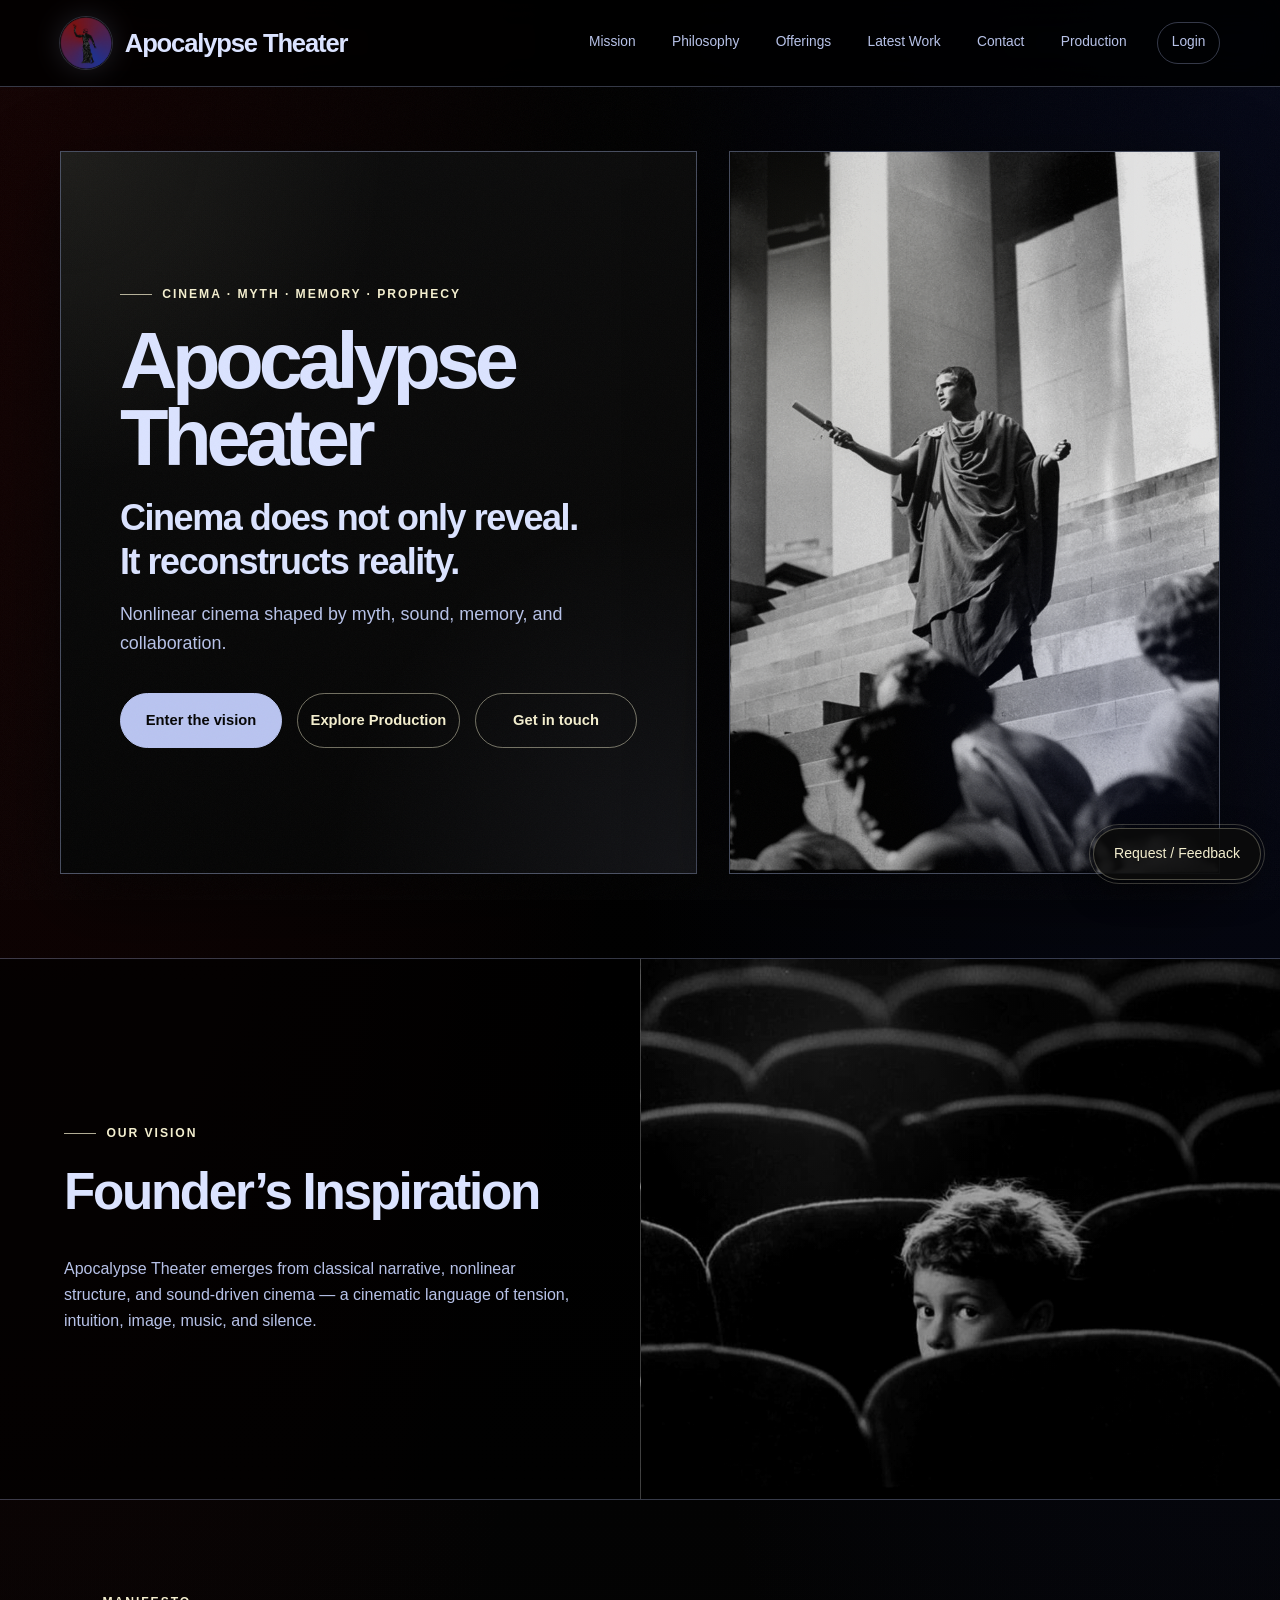
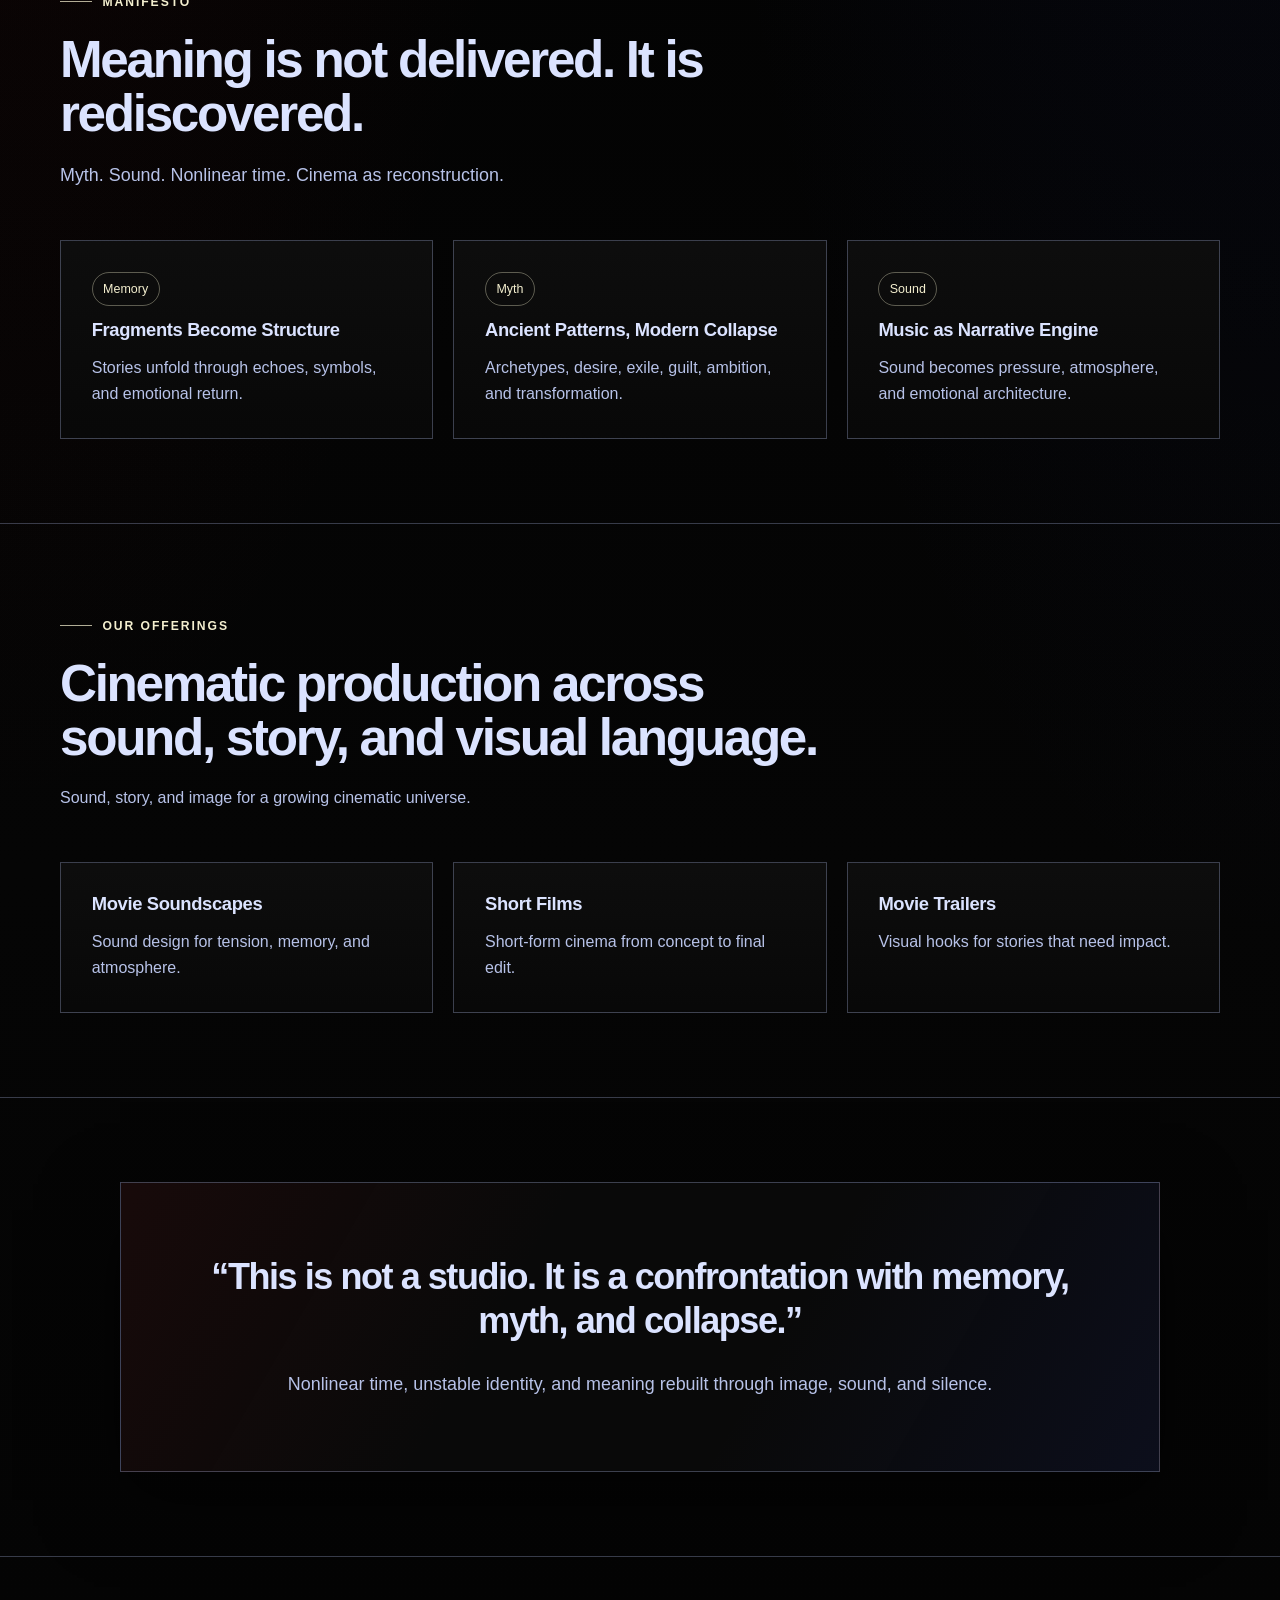
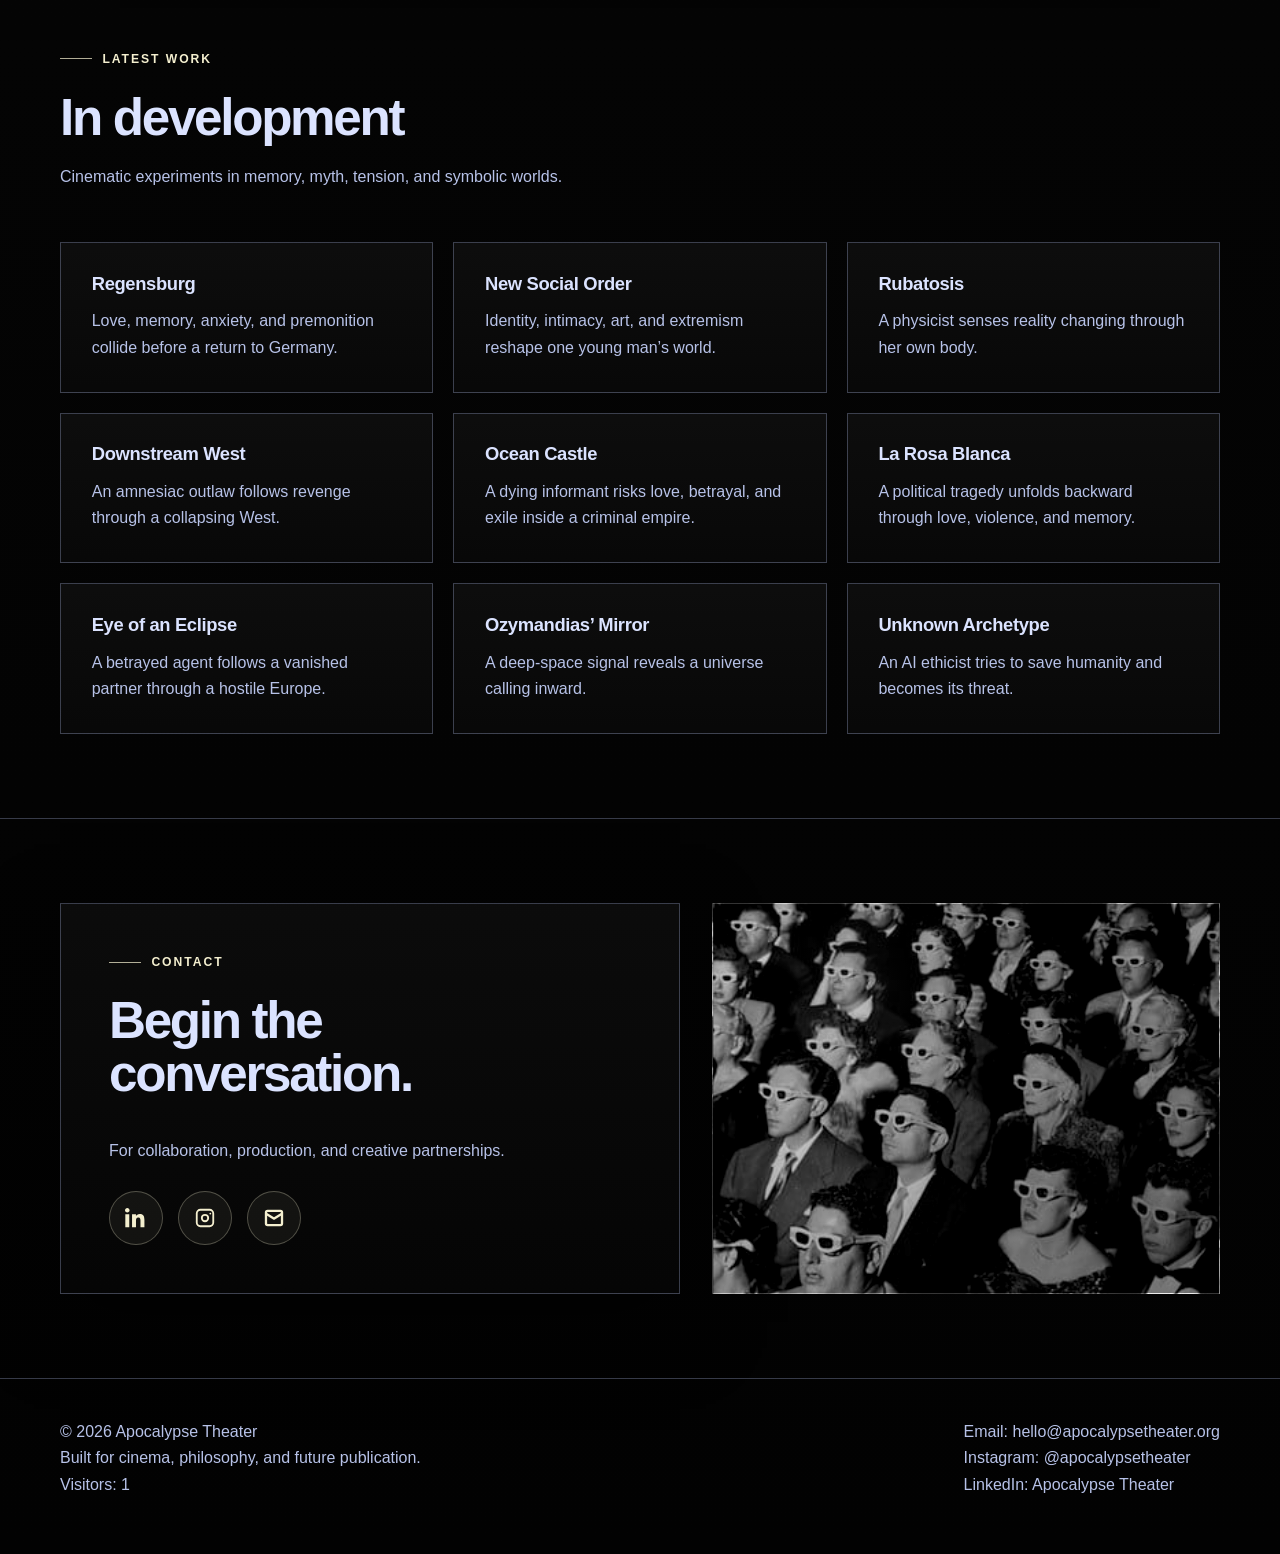
<file: index.html>
<!DOCTYPE html>
<html lang="en">
<head>
  <meta charset="UTF-8" />
  <meta name="viewport" content="width=device-width, initial-scale=1.0" />

  <title>Apocalypse Theater</title>
  <meta
    name="description"
    content="Apocalypse Theater is a cinematic production project for short films, sound, mythology, memory, and collaboration."
  />

  <link rel="icon" type="image/png" href="favicon.png" />
  <link rel="apple-touch-icon" href="favicon.png" />
  <meta name="theme-color" content="#050505" />

  <meta property="og:title" content="Apocalypse Theater" />
  <meta property="og:description" content="Cinema, mythology, sound, memory, and collaboration." />
  <meta property="og:image" content="https://apocalypsetheater.org/preview.jpg" />
  <meta property="og:url" content="https://apocalypsetheater.org" />
  <meta property="og:type" content="website" />

  <style>
    :root {
      --bg: #020202;
      --panel: rgba(11, 11, 11, 0.88);
      --panel-strong: rgba(14, 14, 14, 0.96);
      --text: #dbe3ff;
      --muted: #b7c2e8;
      --soft: #f4efcf;
      --line: rgba(189, 205, 255, 0.28);
      --line-warm: rgba(244, 239, 207, 0.28);
      --accent: #b9c4f0;
      --red: #7a1010;
      --blue: #1f2f8c;
      --max: 1160px;
      --shadow: 0 28px 72px rgba(0, 0, 0, 0.58);
      --ease: cubic-bezier(0.22, 1, 0.36, 1);
    }

    *,
    *::before,
    *::after {
      box-sizing: border-box;
      margin: 0;
    }

    html {
      scroll-behavior: smooth;
      scroll-padding-top: 96px;
    }

    body {
      min-height: 100vh;
      background:
        radial-gradient(ellipse at top left, rgba(122, 16, 16, 0.16), transparent 36%),
        radial-gradient(ellipse at top right, rgba(31, 47, 140, 0.16), transparent 38%),
        linear-gradient(180deg, #000 0%, #050505 52%, #020202 100%);
      color: var(--text);
      font-family: Inter, Arial, sans-serif;
      line-height: 1.65;
      overflow-x: hidden;
    }

    body::after {
      content: "";
      position: fixed;
      inset: 0;
      pointer-events: none;
      z-index: 999;
      opacity: 0.032;
      background-image: url("data:image/svg+xml,%3Csvg viewBox='0 0 256 256' xmlns='http://www.w3.org/2000/svg'%3E%3Cfilter id='noise'%3E%3CfeTurbulence type='fractalNoise' baseFrequency='0.9' numOctaves='4' stitchTiles='stitch'/%3E%3C/filter%3E%3Crect width='100%25' height='100%25' filter='url(%23noise)'/%3E%3C/svg%3E");
      background-size: 200px 200px;
    }

    a {
      color: inherit;
      text-decoration: none;
    }

    img {
      max-width: 100%;
      display: block;
    }

    .container {
      width: min(calc(100% - 2rem), var(--max));
      margin: 0 auto;
    }

    header {
      position: sticky;
      top: 0;
      z-index: 50;
      backdrop-filter: blur(18px) saturate(140%);
      -webkit-backdrop-filter: blur(18px) saturate(140%);
      background: rgba(0, 0, 0, 0.86);
      border-bottom: 1px solid var(--line);
    }

    .nav {
      display: flex;
      align-items: center;
      justify-content: space-between;
      gap: 1.4rem;
      padding: 1.05rem 0;
    }

    .brand-wrap {
      display: flex;
      align-items: center;
      gap: 0.8rem;
      min-width: max-content;
    }

    .brand-logo {
     width: 52px;
     height: 52px;
     flex: 0 0 auto;
     display: block;
     object-fit: contain;
     border-radius: 50%;
     box-shadow:
     0 0 0 1px rgba(189, 205, 255, 0.18),
     0 0 28px rgba(185, 196, 240, 0.16);
    }

    .brand {
      font-size: clamp(1.35rem, 2vw, 1.9rem);
      font-weight: 800;
      letter-spacing: -0.045em;
      white-space: nowrap;
      transition: opacity 0.2s ease;
    }

    .brand:hover {
      opacity: 0.75;
    }

    .nav-right {
      display: flex;
      align-items: center;
      gap: 1rem;
      flex-wrap: wrap;
      justify-content: flex-end;
    }

    .nav-links {
      display: flex;
      align-items: center;
      gap: 0.45rem;
      flex-wrap: wrap;
    }

    .nav-links a,
    .nav-auth a {
      border: 1px solid transparent;
      color: var(--muted);
      padding: 0.55rem 0.85rem;
      border-radius: 999px;
      font-size: 0.86rem;
      transition:
        transform 0.22s var(--ease),
        background 0.22s ease,
        border-color 0.22s ease,
        color 0.22s ease;
    }

    .nav-links a:hover,
    .nav-auth a:hover {
      transform: translateY(-2px);
      color: var(--soft);
      background: rgba(244, 239, 207, 0.06);
      border-color: rgba(244, 239, 207, 0.42);
    }

    .nav-auth {
      display: flex;
      align-items: center;
      gap: 0.65rem;
    }

    .nav-auth a {
      border-color: var(--line);
    }

    section {
      padding: 5.25rem 0;
      border-top: 1px solid var(--line);
    }

    .hero {
      min-height: 88vh;
      display: grid;
      align-items: center;
      border-top: none;
      padding-top: 4rem;
    }

    .hero-grid {
      display: grid;
      grid-template-columns: minmax(0, 0.96fr) minmax(360px, 0.74fr);
      gap: clamp(1.25rem, 3vw, 2rem);
      align-items: stretch;
    }

    .hero-card {
      min-height: clamp(500px, 66vh, 680px);
      padding: clamp(2rem, 4.6vw, 4.1rem);
      background: linear-gradient(180deg, rgba(12, 12, 12, 0.94), rgba(5, 5, 5, 0.98));
      border: 1px solid rgba(189, 205, 255, 0.36);
      box-shadow: var(--shadow);
      position: relative;
      overflow: hidden;
      display: flex;
      align-items: center;
    }

    .hero-card::before {
      content: "";
      position: absolute;
      inset: 0;
      background:
        radial-gradient(circle at top left, rgba(244, 239, 207, 0.08), transparent 34%),
        radial-gradient(circle at bottom right, rgba(185, 196, 240, 0.08), transparent 38%);
      pointer-events: none;
    }

    .hero-content {
      position: relative;
      z-index: 2;
      max-width: 680px;
    }

    .hero-image-frame {
      min-height: clamp(500px, 66vh, 680px);
      border: 1px solid rgba(189, 205, 255, 0.36);
      box-shadow: var(--shadow);
      overflow: hidden;
      position: relative;
      background: #000;
      display: flex;
    }

    .hero-image-frame::after {
      content: "";
      position: absolute;
      inset: 0;
      background:
        linear-gradient(90deg, rgba(0, 0, 0, 0.1), transparent),
        radial-gradient(circle at 20% 20%, rgba(244, 239, 207, 0.1), transparent 35%),
        radial-gradient(circle at 80% 80%, rgba(31, 47, 140, 0.16), transparent 35%);
      pointer-events: none;
    }

    .hero-image {
      width: 100%;
      height: 100%;
      min-height: clamp(500px, 66vh, 680px);
      object-fit: cover;
      object-position: center top;
      filter: grayscale(100%) contrast(112%);
      opacity: 0.9;
    }

    .eyebrow {
      display: inline-flex;
      align-items: center;
      gap: 0.65rem;
      text-transform: uppercase;
      letter-spacing: 0.16em;
      color: var(--soft);
      font-size: 0.76rem;
      font-weight: 600;
      margin-bottom: 1.2rem;
    }

    .eyebrow::before {
      content: "";
      width: 2rem;
      height: 1px;
      background: var(--soft);
      opacity: 0.72;
    }

    h1,
    h2,
    h3 {
      line-height: 1.05;
      color: var(--text);
    }

    h1 {
      max-width: 11ch;
      margin: 0 0 1.25rem;
      font-size: clamp(3.2rem, 6.2vw, 5.65rem);
      letter-spacing: -0.065em;
      line-height: 0.96;
      font-weight: 800;
      overflow: visible;
    }

    h2 {
      margin: 0 0 1rem;
      font-size: clamp(1.9rem, 4vw, 3.25rem);
      letter-spacing: -0.045em;
      font-weight: 750;
    }

    h3 {
      margin: 0 0 0.65rem;
      font-size: 1.15rem;
      letter-spacing: -0.02em;
      font-weight: 650;
    }

    p {
      color: var(--muted);
      margin-top: 0;
    }

    strong {
      color: var(--text);
    }

    .lead {
      max-width: 39rem;
      font-size: clamp(1rem, 1.5vw, 1.12rem);
      line-height: 1.58;
    }

    .quote {
      max-width: 38rem;
      color: var(--text);
      font-size: clamp(1.55rem, 3vw, 2.25rem);
      line-height: 1.22;
      font-weight: 700;
      letter-spacing: -0.04em;
    }

    .section-head {
      max-width: 760px;
      margin-bottom: 2rem;
    }

    .button-row {
      display: flex;
      align-items: center;
      gap: 0.85rem;
      flex-wrap: wrap;
      margin-top: 1.6rem;
    }

    .button {
      display: inline-flex;
      align-items: center;
      justify-content: center;
      gap: 0.5rem;
      min-height: 46px;
      padding: 0.82rem 1.42rem;
      border-radius: 999px;
      border: 1px solid rgba(244, 239, 207, 0.45);
      color: var(--soft);
      font-size: 0.92rem;
      font-weight: 550;
      transition:
        transform 0.25s var(--ease),
        background 0.25s ease,
        border-color 0.25s ease,
        box-shadow 0.25s ease,
        color 0.25s ease;
    }

    .button:hover {
      transform: translateY(-3px);
      background: rgba(244, 239, 207, 0.06);
      border-color: rgba(244, 239, 207, 0.68);
      box-shadow: 0 8px 24px rgba(0, 0, 0, 0.25);
      color: var(--soft);
    }

    .button-primary {
      background: var(--accent);
      border-color: var(--accent);
      color: #050505;
      font-weight: 800;
    }

    .button-primary:hover {
      background: #ccd4f7;
      border-color: #ccd4f7;
      color: #020202;
      box-shadow: 0 10px 28px rgba(185, 196, 240, 0.25);
    }

    .grid {
      display: grid;
      gap: 1.25rem;
    }

    .grid-2 {
      grid-template-columns: repeat(2, minmax(0, 1fr));
    }

    .grid-3 {
      grid-template-columns: repeat(3, minmax(0, 1fr));
    }

    .card {
      min-height: 100%;
      background: linear-gradient(180deg, rgba(14, 14, 14, 0.94), rgba(8, 8, 8, 0.98));
      border: 1px solid var(--line);
      padding: 1.65rem;
      position: relative;
      overflow: hidden;
      transition:
        transform 0.35s var(--ease),
        border-color 0.35s ease,
        box-shadow 0.35s ease;
    }

    .card-glow {
      position: absolute;
      width: 280px;
      height: 280px;
      border-radius: 50%;
      background: radial-gradient(circle, rgba(244, 239, 207, 0.09) 0%, transparent 70%);
      pointer-events: none;
      transform: translate(-50%, -50%);
      transition: opacity 0.3s ease;
      opacity: 0;
    }

    .card:hover .card-glow {
      opacity: 1;
    }

    .card:hover {
      transform: translateY(-7px);
      border-color: rgba(244, 239, 207, 0.52);
      box-shadow: 0 20px 50px rgba(0, 0, 0, 0.4);
    }

    .tag {
      display: inline-block;
      color: var(--soft);
      border: 1px solid rgba(244, 239, 207, 0.35);
      padding: 0.35rem 0.65rem;
      border-radius: 999px;
      font-size: 0.78rem;
      margin-bottom: 0.9rem;
    }

    .visual-split {
      display: grid;
      grid-template-columns: 1fr 1fr;
      min-height: 540px;
      padding: 0;
      border-top: 1px solid var(--line);
    }

    .visual-copy {
      padding: clamp(2rem, 5vw, 4.8rem);
      background: rgba(0, 0, 0, 0.62);
      display: flex;
      flex-direction: column;
      justify-content: center;
    }

    .visual-image {
      min-height: 540px;
      border-left: 1px solid var(--line);
      background-size: cover;
      background-position: center;
      filter: grayscale(100%) contrast(112%);
      position: relative;
      overflow: hidden;
    }

    .visual-image::after {
      content: "";
      position: absolute;
      inset: 0;
      background:
        linear-gradient(120deg, rgba(0, 0, 0, 0.18), rgba(0, 0, 0, 0.48)),
        radial-gradient(circle at 30% 20%, rgba(244, 239, 207, 0.1), transparent 34%),
        radial-gradient(circle at 80% 80%, rgba(31, 47, 140, 0.16), transparent 38%);
      pointer-events: none;
    }

    .founder-visual {
      background-image: url("assets/founders.jpg");
      background-position: center;
    }

    .divider-statement {
      padding: clamp(2rem, 4vw, 3rem);
      border: 1px solid var(--line);
      background:
        linear-gradient(120deg, rgba(122, 16, 16, 0.13), transparent 38%),
        linear-gradient(300deg, rgba(31, 47, 140, 0.14), transparent 38%),
        var(--panel);
      box-shadow: var(--shadow);
    }


    .statement-centered {
      max-width: 980px;
      margin-left: auto;
      margin-right: auto;
      text-align: center;
      padding: clamp(2.6rem, 5vw, 4.4rem);
    }

    .statement-centered .quote,
    .statement-centered .lead {
      margin-left: auto;
      margin-right: auto;
    }

    .statement-centered .quote {
      max-width: 54rem;
    }

    .statement-centered .lead {
      max-width: 48rem;
    }

    .contact-grid {
      display: grid;
      grid-template-columns: 1fr 0.82fr;
      gap: 2rem;
      align-items: stretch;
    }

    .contact-panel {
      padding: clamp(2rem, 4vw, 3rem);
      background: linear-gradient(180deg, rgba(12, 12, 12, 0.94), rgba(5, 5, 5, 0.98));
      border: 1px solid var(--line);
      box-shadow: var(--shadow);
    }

    .contact-visual {
      min-height: 380px;
      border: 1px solid var(--line);
      background-image: url("assets/contact.jpg");
      background-size: cover;
      background-position: center;
    }

    .social-icons {
      display: flex;
      align-items: center;
      gap: 0.75rem;
      margin-top: 1.2rem;
    }

    .social-icon {
      width: 54px;
      height: 54px;
      display: inline-flex;
      align-items: center;
      justify-content: center;
      border-radius: 999px;
      border: 1px solid rgba(244, 239, 207, 0.28);
      background: rgba(244, 239, 207, 0.055);
      color: var(--soft);
      transition:
        transform 0.22s var(--ease),
        background 0.22s ease,
        border-color 0.22s ease,
        box-shadow 0.22s ease;
    }

    .social-icon:hover {
      transform: translateY(-3px);
      background: rgba(244, 239, 207, 0.1);
      border-color: rgba(244, 239, 207, 0.58);
      box-shadow: 0 12px 32px rgba(0, 0, 0, 0.34);
    }

    .social-icon svg {
      width: 22px;
      height: 22px;
      fill: currentColor;
    }

    footer {
      padding: 2.5rem 0 3.5rem;
      border-top: 1px solid var(--line);
      color: var(--muted);
    }

    .footer-row {
      display: flex;
      justify-content: space-between;
      gap: 2rem;
      flex-wrap: wrap;
    }

    footer a {
      transition: color 0.2s ease;
    }

    footer a:hover {
      color: var(--soft);
    }

    .feedback-button {
      position: fixed;
      right: 1.2rem;
      bottom: 1.2rem;
      z-index: 1000;
      background: rgba(11, 11, 11, 0.92);
      color: var(--soft);
      border: 1px solid var(--line-warm);
      padding: 0.85rem 1.25rem;
      border-radius: 999px;
      font-size: 0.88rem;
      font-family: inherit;
      cursor: pointer;
      box-shadow: 0 12px 32px rgba(0, 0, 0, 0.34);
      transition:
        transform 0.25s var(--ease),
        background 0.25s ease,
        border-color 0.25s ease,
        box-shadow 0.25s ease;
    }

    .feedback-button::before {
      content: "";
      position: absolute;
      inset: -5px;
      border-radius: 999px;
      border: 1px solid rgba(244, 239, 207, 0.22);
      animation: pulse-ring 3s ease-out infinite;
      pointer-events: none;
    }

    @keyframes pulse-ring {
      0% {
        transform: scale(1);
        opacity: 0.6;
      }

      70%,
      100% {
        transform: scale(1.15);
        opacity: 0;
      }
    }

    .feedback-button:hover {
      transform: translateY(-3px);
      background: #141414;
      border-color: rgba(244, 239, 207, 0.65);
      box-shadow: 0 8px 24px rgba(0, 0, 0, 0.3);
    }

    .reveal {
      opacity: 0;
      transform: translateY(26px);
      transition:
        opacity 0.75s var(--ease),
        transform 0.75s var(--ease);
    }

    .reveal.in-view {
      opacity: 1;
      transform: none;
    }

    @media (max-width: 980px) {
      .nav {
        align-items: flex-start;
        flex-direction: column;
      }

      .nav-right {
        justify-content: flex-start;
      }

      .grid-2,
      .grid-3,
      .visual-split,
      .hero-grid,
      .contact-grid {
        grid-template-columns: 1fr;
      }

      .hero {
        min-height: auto;
        padding-top: 4.5rem;
      }

      .hero-card,
      .hero-image-frame,
      .hero-image {
        min-height: 420px;
      }

      .hero-content {
        max-width: 100%;
      }

      h1 {
        max-width: 12ch;
        font-size: clamp(3rem, 13vw, 5rem);
      }

      .visual-image,
      .contact-visual {
        min-height: 360px;
        border-left: 0;
        border-top: 1px solid var(--line);
      }

      .visual-copy {
        padding: 2rem;
      }
    }

    @media (max-width: 640px) {
      section {
        padding: 4rem 0;
      }

      .hero {
        padding-top: 3rem;
      }

      .hero-card,
      .card,
      .divider-statement,
      .contact-panel {
        border-radius: 0;
      }

      .hero-card,
      .hero-image-frame,
      .hero-image {
        min-height: 340px;
      }

      .hero-card {
        padding: 2rem;
      }

      h1 {
        font-size: clamp(2.75rem, 15vw, 4.4rem);
        letter-spacing: -0.055em;
      }

      .quote {
        font-size: clamp(1.35rem, 7vw, 2rem);
      }

      .visual-image,
      .contact-visual {
        min-height: 300px;
      }

      .nav-auth,
      .button-row {
        width: 100%;
      }

      .nav-auth a,
      .button {
        width: 100%;
      }

      .button-row {
        align-items: stretch;
      }

      .feedback-button {
        right: 0.75rem;
        bottom: 0.75rem;
      }
    }
  

    /* UX SPACING + CINEMATIC INTERACTION PASS */
    body::before {
      content: "";
      position: fixed;
      left: var(--cursor-x, 50%);
      top: var(--cursor-y, 50%);
      width: 34rem;
      height: 34rem;
      transform: translate(-50%, -50%);
      pointer-events: none;
      z-index: 0;
      opacity: 0.16;
      background: radial-gradient(circle, rgba(244, 239, 207, 0.08), transparent 64%);
      transition: opacity 0.25s ease;
    }

    main,
    header,
    footer,
    .feedback-button {
      position: relative;
    }

    .section-head {
      margin-bottom: clamp(2.35rem, 4vw, 3.25rem);
    }

    .section-head .eyebrow,
    .visual-copy .eyebrow,
    .visual-copy-panel .eyebrow,
    .contact-panel .eyebrow,
    .divider-statement .eyebrow {
      margin-bottom: 1.35rem;
    }

    .section-head h2,
    .visual-copy h2,
    .visual-copy-panel h2,
    .contact-panel h2 {
      margin-bottom: 1.25rem;
      transition: transform 0.32s var(--ease), text-shadow 0.32s ease, color 0.32s ease;
    }

    .section-head p,
    .visual-copy p,
    .visual-copy-panel p,
    .contact-panel p,
    .lead {
      margin-top: 1.05rem;
    }

    .section-head:hover h2,
    .visual-copy:hover h2,
    .visual-copy-panel:hover h2,
    .contact-panel:hover h2 {
      transform: translateY(-2px);
      text-shadow: 0 0 28px rgba(244, 239, 207, 0.16);
    }

    .divider-statement .quote {
      transition: transform 0.32s var(--ease), text-shadow 0.32s ease;
    }

    .divider-statement:hover .quote {
      transform: translateY(-2px);
      text-shadow: 0 0 30px rgba(244, 239, 207, 0.14);
    }

    .button-row {
      margin-top: clamp(1.8rem, 3vw, 2.25rem);
      gap: 1rem;
    }

    .button {
      padding: 0.9rem 1.48rem;
    }

    .button:focus-visible,
    .social-icon:focus-visible,
    .nav-links a:focus-visible {
      outline: 2px solid rgba(244, 239, 207, 0.76);
      outline-offset: 4px;
    }

    .card {
      padding: clamp(1.75rem, 2.4vw, 2.15rem);
    }

    .card h3 {
      margin-bottom: 0.95rem;
      transition: transform 0.32s var(--ease), color 0.32s ease, text-shadow 0.32s ease;
    }

    .card:hover h3 {
      transform: translateY(-2px);
      color: var(--soft);
      text-shadow: 0 0 26px rgba(244, 239, 207, 0.12);
    }

    .card p + p {
      margin-top: 0.9rem;
    }

    .social-icons {
      margin-top: 1.65rem;
      gap: 0.95rem;
    }

    @media (max-width: 980px) {
      .section-head {
        margin-bottom: 2.25rem;
      }
    }

    @media (max-width: 640px) {
      .button-row {
        margin-top: 1.75rem;
      }

      .social-icons {
        margin-top: 1.4rem;
      }
    }


    /* INDEX FEATURE STATEMENT CENTERING */
    .statement-centered {
      max-width: min(1040px, calc(100% - 2rem));
      padding: clamp(3rem, 5.6vw, 5rem) clamp(2rem, 5vw, 4.5rem);
    }

    .statement-centered .quote {
      max-width: 62rem;
      margin-bottom: 1.65rem;
    }

    .statement-centered .lead {
      max-width: 52rem;
      margin-top: 1.65rem;
      line-height: 1.72;
    }

    .contact-panel {
      display: flex;
      flex-direction: column;
      justify-content: center;
    }

  

    /* V8 STICKY NAV + FIXED FEEDBACK + HERO BUTTON ALIGNMENT */
    header {
      position: sticky !important;
      top: 0 !important;
      z-index: 2400 !important;
    }

    main,
    footer {
      position: relative;
      z-index: 1;
    }

    .feedback-button {
      position: fixed !important;
      right: 1.2rem !important;
      bottom: 1.2rem !important;
      left: auto !important;
      z-index: 3200 !important;
      display: inline-flex !important;
      align-items: center;
      justify-content: center;
      white-space: nowrap;
    }

    .hero .button-row {
      display: flex;
      flex-wrap: nowrap;
      align-items: center;
      justify-content: flex-start;
      gap: clamp(0.5rem, 1.2vw, 0.95rem);
      width: 100%;
      max-width: 44rem;
    }

    .hero .button {
      flex: 1 1 0;
      min-width: 0;
      width: auto !important;
      white-space: nowrap;
      text-align: center;
      padding-left: clamp(0.55rem, 1.25vw, 1.2rem);
      padding-right: clamp(0.55rem, 1.25vw, 1.2rem);
      font-size: clamp(0.74rem, 1.18vw, 0.92rem);
    }

    .quote-line {
      display: block;
    }

    @media (max-width: 980px) {
      header {
        position: sticky !important;
        top: 0 !important;
      }

      .hero .button-row {
        flex-wrap: nowrap !important;
      }

      .hero .button {
        width: auto !important;
      }
    }

    @media (max-width: 640px) {
      .hero .button-row {
        gap: 0.42rem;
        align-items: center;
      }

      .hero .button {
        min-height: 42px;
        padding: 0.62rem 0.42rem;
        font-size: clamp(0.62rem, 2.45vw, 0.74rem);
        letter-spacing: -0.01em;
      }

      .feedback-button {
        right: 0.75rem !important;
        bottom: 0.75rem !important;
      }
    }

  </style>
</head>

<body>
  <header>
    <div class="container nav">
      <a href="#top" class="brand-wrap" aria-label="Apocalypse Theater home">
      <img
        class="brand-logo"
        src="assets/logo.png"
        alt="Apocalypse Theater logo"
       />
       <span class="brand">Apocalypse Theater</span>
      </a>

      <div class="nav-right">
        <nav class="nav-links" aria-label="Primary navigation">
          <a href="#mission">Mission</a>
          <a href="#philosophy">Philosophy</a>
          <a href="#offerings">Offerings</a>
          <a href="#latest">Latest Work</a>
          <a href="#contact">Contact</a>
          <a href="productionhub.html">Production</a>
        </nav>

        <div class="nav-auth" aria-label="Account links">
          <a href="auth.html">Login</a>
        </div>
      </div>
    </div>
  </header>

  <main id="top">
    <section class="hero">
      <div class="container hero-grid">
        <div class="hero-card reveal">
          <div class="hero-content">
            <span class="eyebrow">Cinema &middot; Myth &middot; Memory &middot; Prophecy</span>
            <h1>Apocalypse Theater</h1>
            <p class="quote"><span class="quote-line">Cinema does not only reveal.</span><span class="quote-line">It reconstructs reality.</span></p>
            <p class="lead">
              Nonlinear cinema shaped by myth, sound, memory, and collaboration.
            </p>

            <div class="button-row">
              <a class="button button-primary" href="#mission">Enter the vision</a>
              <a class="button" href="productionhub.html">Explore Production</a>
              <a class="button" href="#contact">Get in touch</a>
            </div>
          </div>
        </div>

        <div class="hero-image-frame reveal">
          <img
            class="hero-image"
            src="assets/theater.jpg"
            alt="Marlon Brando performing before an audience"
          />
        </div>
      </div>
    </section>

    <section class="visual-split" id="mission">
      <div class="visual-copy reveal">
        <span class="eyebrow">Our Vision</span>
        <h2>Founder&rsquo;s Inspiration</h2>
        <p>
          Apocalypse Theater emerges from classical narrative, nonlinear structure,
          and sound-driven cinema &mdash; a cinematic language of tension, intuition,
          image, music, and silence.
        </p>
      </div>

      <div class="visual-image founder-visual reveal" aria-label="Founder inspiration theater image"></div>
    </section>

    <section id="philosophy">
      <div class="container">
        <div class="section-head reveal">
          <span class="eyebrow">Manifesto</span>
          <h2>Meaning is not delivered. It is rediscovered.</h2>
          <p class="lead">
            Myth. Sound. Nonlinear time. Cinema as reconstruction.
          </p>
        </div>

        <div class="grid grid-3">
          <article class="card reveal">
            <div class="card-glow"></div>
            <span class="tag">Memory</span>
            <h3>Fragments Become Structure</h3>
            <p>Stories unfold through echoes, symbols, and emotional return.</p>
          </article>

          <article class="card reveal">
            <div class="card-glow"></div>
            <span class="tag">Myth</span>
            <h3>Ancient Patterns, Modern Collapse</h3>
            <p>Archetypes, desire, exile, guilt, ambition, and transformation.</p>
          </article>

          <article class="card reveal">
            <div class="card-glow"></div>
            <span class="tag">Sound</span>
            <h3>Music as Narrative Engine</h3>
            <p>Sound becomes pressure, atmosphere, and emotional architecture.</p>
          </article>
        </div>
      </div>
    </section>

    <section id="offerings">
      <div class="container">
        <div class="section-head reveal">
          <span class="eyebrow">Our Offerings</span>
          <h2>Cinematic production across sound, story, and visual language.</h2>
          <p>
            Sound, story, and image for a growing cinematic universe.
          </p>
        </div>

        <div class="grid grid-3">
          <article class="card reveal">
            <div class="card-glow"></div>
            <h3>Movie Soundscapes</h3>
            <p>Sound design for tension, memory, and atmosphere.</p>
          </article>

          <article class="card reveal">
            <div class="card-glow"></div>
            <h3>Short Films</h3>
            <p>Short-form cinema from concept to final edit.</p>
          </article>

          <article class="card reveal">
            <div class="card-glow"></div>
            <h3>Movie Trailers</h3>
            <p>Visual hooks for stories that need impact.</p>
          </article>
        </div>
      </div>
    </section>

    <section id="statement">
      <div class="container">
        <div class="divider-statement statement-centered reveal">
          <p class="quote">&ldquo;This is not a studio. It is a confrontation with memory, myth, and collapse.&rdquo;</p>
          <p class="lead" style="margin-top: 1rem;">
            Nonlinear time, unstable identity, and meaning rebuilt through image, sound, and silence.
          </p>
        </div>
      </div>
    </section>

    <section id="latest">
      <div class="container">
        <div class="section-head reveal">
          <span class="eyebrow">Latest Work</span>
          <h2>In development</h2>
          <p>
            Cinematic experiments in memory, myth, tension, and symbolic worlds.
          </p>
        </div>

        <div class="grid grid-3">
          <article class="card reveal">
            <div class="card-glow"></div>
            <h3>Regensburg</h3>
            <p>Love, memory, anxiety, and premonition collide before a return to Germany.</p>
          </article>

          <article class="card reveal">
            <div class="card-glow"></div>
            <h3>New Social Order</h3>
            <p>Identity, intimacy, art, and extremism reshape one young man’s world.</p>
          </article>

          <article class="card reveal">
            <div class="card-glow"></div>
            <h3>Rubatosis</h3>
            <p>A physicist senses reality changing through her own body.</p>
          </article>

          <article class="card reveal">
            <div class="card-glow"></div>
            <h3>Downstream West</h3>
            <p>An amnesiac outlaw follows revenge through a collapsing West.</p>
          </article>

          <article class="card reveal">
            <div class="card-glow"></div>
            <h3>Ocean Castle</h3>
            <p>A dying informant risks love, betrayal, and exile inside a criminal empire.</p>
          </article>

          <article class="card reveal">
            <div class="card-glow"></div>
            <h3>La Rosa Blanca</h3>
            <p>A political tragedy unfolds backward through love, violence, and memory.</p>
          </article>

          <article class="card reveal">
            <div class="card-glow"></div>
            <h3>Eye of an Eclipse</h3>
            <p>A betrayed agent follows a vanished partner through a hostile Europe.</p>
          </article>

          <article class="card reveal">
            <div class="card-glow"></div>
            <h3>Ozymandias&rsquo; Mirror</h3>
            <p>A deep-space signal reveals a universe calling inward.</p>
          </article>

          <article class="card reveal">
            <div class="card-glow"></div>
            <h3>Unknown Archetype</h3>
            <p>An AI ethicist tries to save humanity and becomes its threat.</p>
          </article>
        </div>
      </div>
    </section>

    <section id="contact">
      <div class="container contact-grid">
        <div class="contact-panel reveal">
          <span class="eyebrow">Contact</span>
          <h2>Begin the conversation.</h2>
          <p>For collaboration, production, and creative partnerships.</p>

          <div class="social-icons">
            <a class="social-icon" href="https://www.linkedin.com/company/apocalypse-theater/" target="_blank" rel="noopener noreferrer" aria-label="LinkedIn">
              <svg viewBox="0 0 24 24"><path d="M4.98 3.5C4.98 4.88 3.86 6 2.5 6S0 4.88 0 3.5 1.12 1 2.5 1s2.48 1.12 2.48 2.5zM.35 8h4.3v14h-4.3V8zm7.48 0h4.12v1.91h.06c.57-1.08 1.97-2.22 4.05-2.22 4.33 0 5.13 2.85 5.13 6.56V22h-4.3v-6.88c0-1.64-.03-3.75-2.28-3.75-2.28 0-2.63 1.78-2.63 3.63V22h-4.3V8z"/></svg>
            </a>

            <a class="social-icon" href="https://www.instagram.com/apocalypsetheater/" target="_blank" rel="noopener noreferrer" aria-label="Instagram">
              <svg viewBox="0 0 24 24"><path d="M7 2h10a5 5 0 0 1 5 5v10a5 5 0 0 1-5 5H7a5 5 0 0 1-5-5V7a5 5 0 0 1 5-5zm0 2a3 3 0 0 0-3 3v10a3 3 0 0 0 3 3h10a3 3 0 0 0 3-3V7a3 3 0 0 0-3-3H7zm5 3.5A4.5 4.5 0 1 1 7.5 12 4.5 4.5 0 0 1 12 7.5zm0 2A2.5 2.5 0 1 0 14.5 12 2.5 2.5 0 0 0 12 9.5zM17.8 6.2a1 1 0 1 1-1 1 1 1 0 0 1 1-1z"/></svg>
            </a>

            <a class="social-icon" href="mailto:hello@apocalypsetheater.org" aria-label="Email">
              <svg viewBox="0 0 24 24"><path d="M2 6a3 3 0 0 1 3-3h14a3 3 0 0 1 3 3v12a3 3 0 0 1-3 3H5a3 3 0 0 1-3-3V6zm3-.5a.5.5 0 0 0-.5.5v.6l7.5 4.7 7.5-4.7V6a.5.5 0 0 0-.5-.5H5zm14.5 4-7 4.4a1 1 0 0 1-1 0l-7-4.4V18a.5.5 0 0 0 .5.5h14a.5.5 0 0 0 .5-.5V9.5z"/></svg>
            </a>
          </div>
        </div>

        <div class="visual-image contact-visual reveal" aria-label="Audience watching cinema"></div>
      </div>
    </section>
  </main>

  <footer>
    <div class="container footer-row">
      <div>
        <span>&copy; 2026 Apocalypse Theater</span><br />
        <span>Built for cinema, philosophy, and future publication.</span><br />
        <span>Visitors: <span id="visit-counter">0</span></span>
      </div>

      <div>
        <span>Email: <a href="mailto:hello@apocalypsetheater.org">hello@apocalypsetheater.org</a></span><br />
        <span>Instagram: <a href="https://www.instagram.com/apocalypsetheater/" target="_blank" rel="noopener noreferrer">@apocalypsetheater</a></span><br />
        <span>LinkedIn: <a href="https://www.linkedin.com/company/apocalypse-theater/" target="_blank" rel="noopener noreferrer">Apocalypse Theater</a></span>
      </div>
    </div>
  </footer>

  <a class="feedback-button" href="mailto:hello@apocalypsetheater.org?subject=Apocalypse%20Theater%20Feedback">
    Request / Feedback
  </a>

  <script>
    const VISITED_KEY = "apocalypse_visited";
    const COUNT_KEY = "apocalypse_unique_visits";
    let visits = parseInt(localStorage.getItem(COUNT_KEY) || "0", 10);

    if (!sessionStorage.getItem(VISITED_KEY)) {
      sessionStorage.setItem(VISITED_KEY, "1");
      visits += 1;
      localStorage.setItem(COUNT_KEY, visits);
    }

    const counter = document.getElementById("visit-counter");

    if (counter) {
      let current = 0;
      const target = Math.max(visits, 0);
      const tick = setInterval(() => {
        current += 1;
        counter.textContent = current;
        if (current >= target) clearInterval(tick);
      }, 35);
    }

    const observer = new IntersectionObserver(
      entries => {
        entries.forEach(entry => {
          if (entry.isIntersecting) {
            entry.target.classList.add("in-view");
            observer.unobserve(entry.target);
          }
        });
      },
      { threshold: 0.08, rootMargin: "0px 0px -40px 0px" }
    );

    document.querySelectorAll(".reveal").forEach(element => observer.observe(element));

    document.querySelectorAll(".card, .hero-card").forEach(card => {
      let glow = card.querySelector(".card-glow");

      if (!glow) {
        glow = document.createElement("div");
        glow.className = "card-glow";
        card.prepend(glow);
      }

      card.addEventListener("mousemove", event => {
        const rect = card.getBoundingClientRect();
        glow.style.left = `${event.clientX - rect.left}px`;
        glow.style.top = `${event.clientY - rect.top}px`;
      });
    });
  

    document.addEventListener("mousemove", event => {
      document.documentElement.style.setProperty("--cursor-x", `${event.clientX}px`);
      document.documentElement.style.setProperty("--cursor-y", `${event.clientY}px`);
    });
</script>
</body>
</html>
</file>
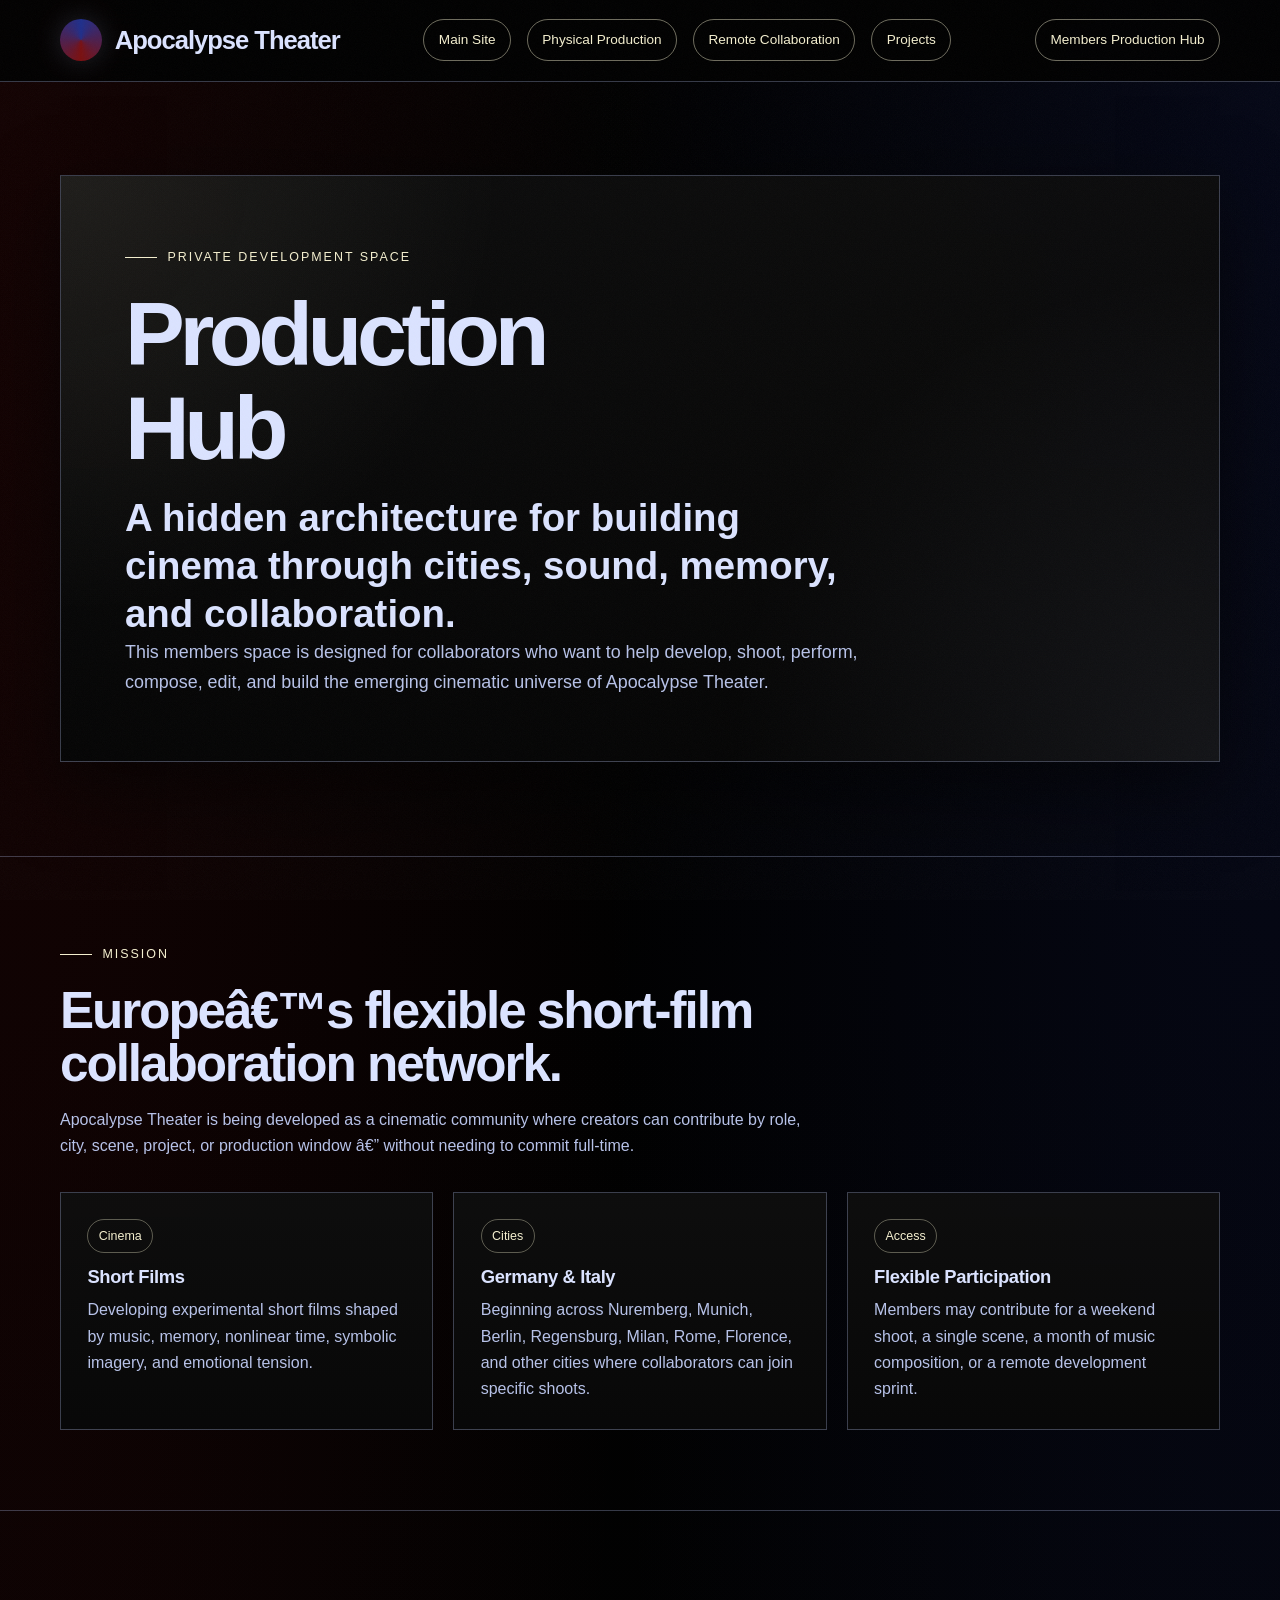
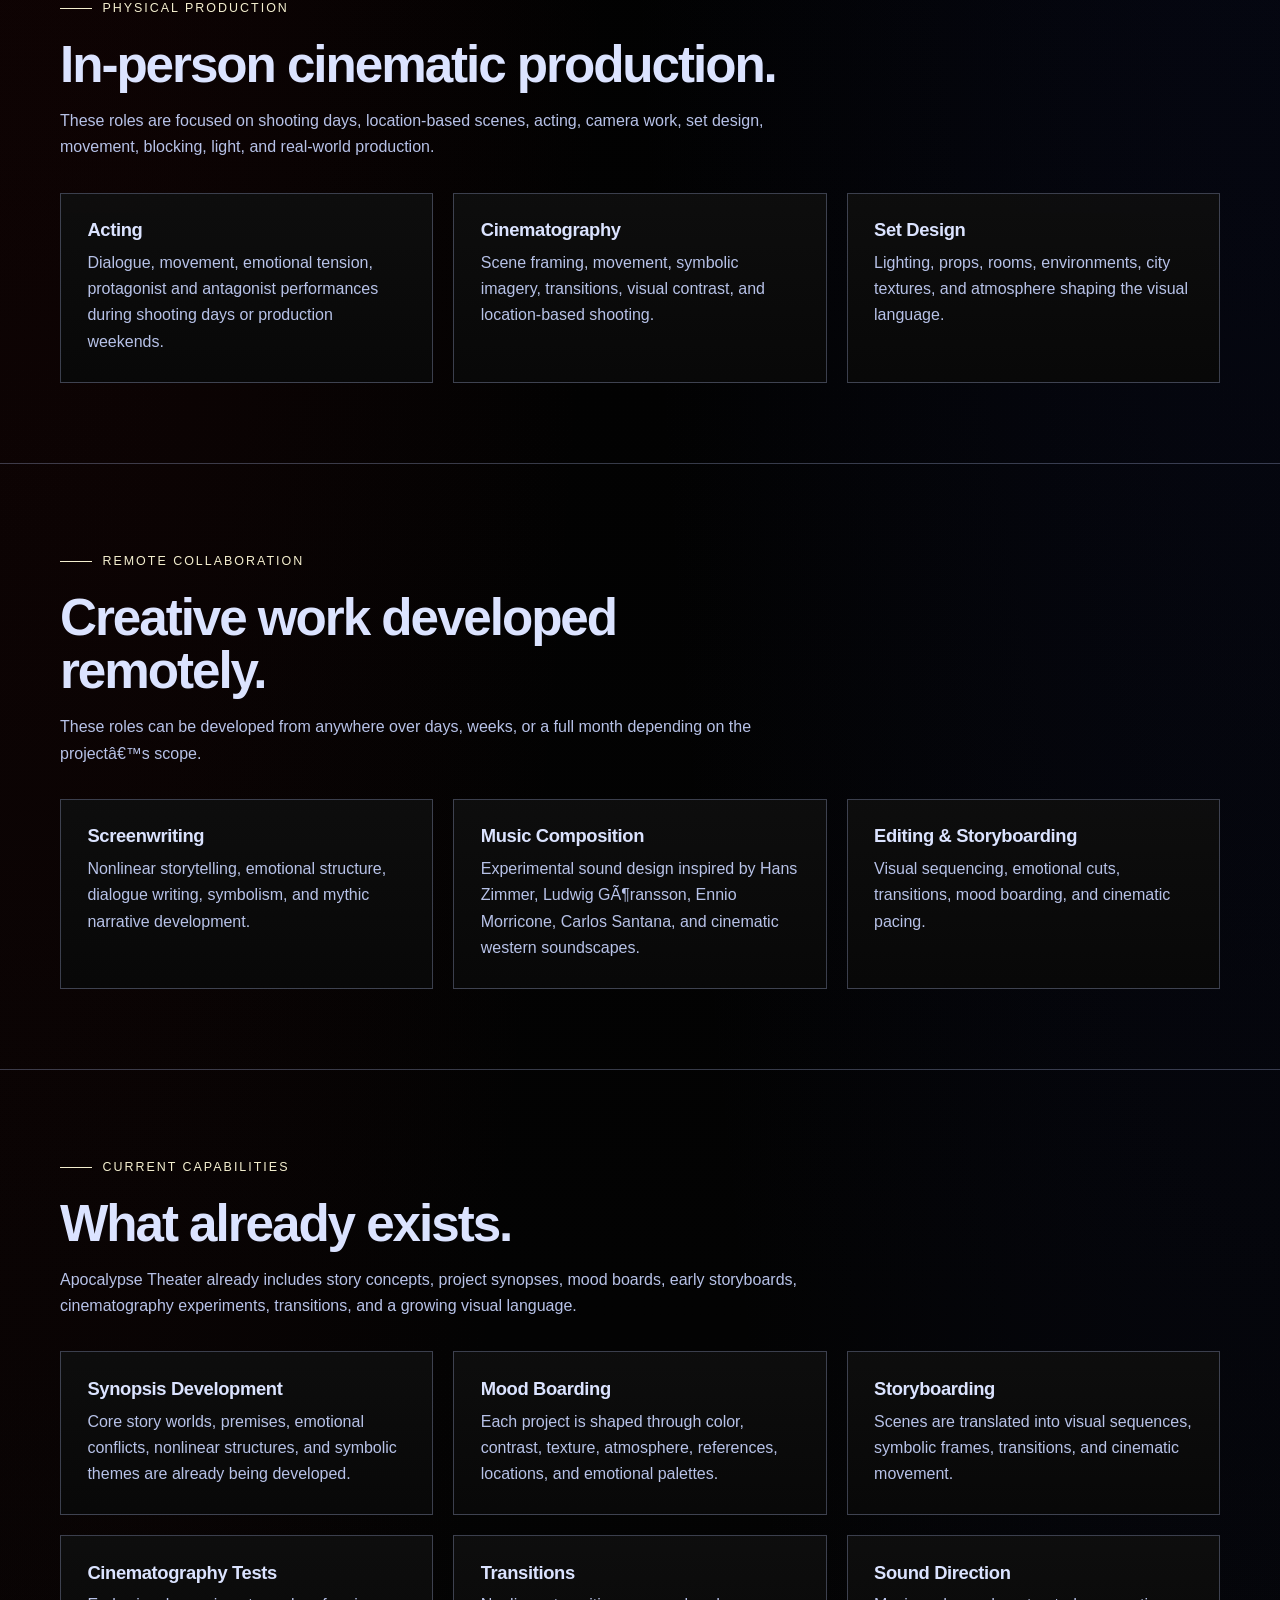
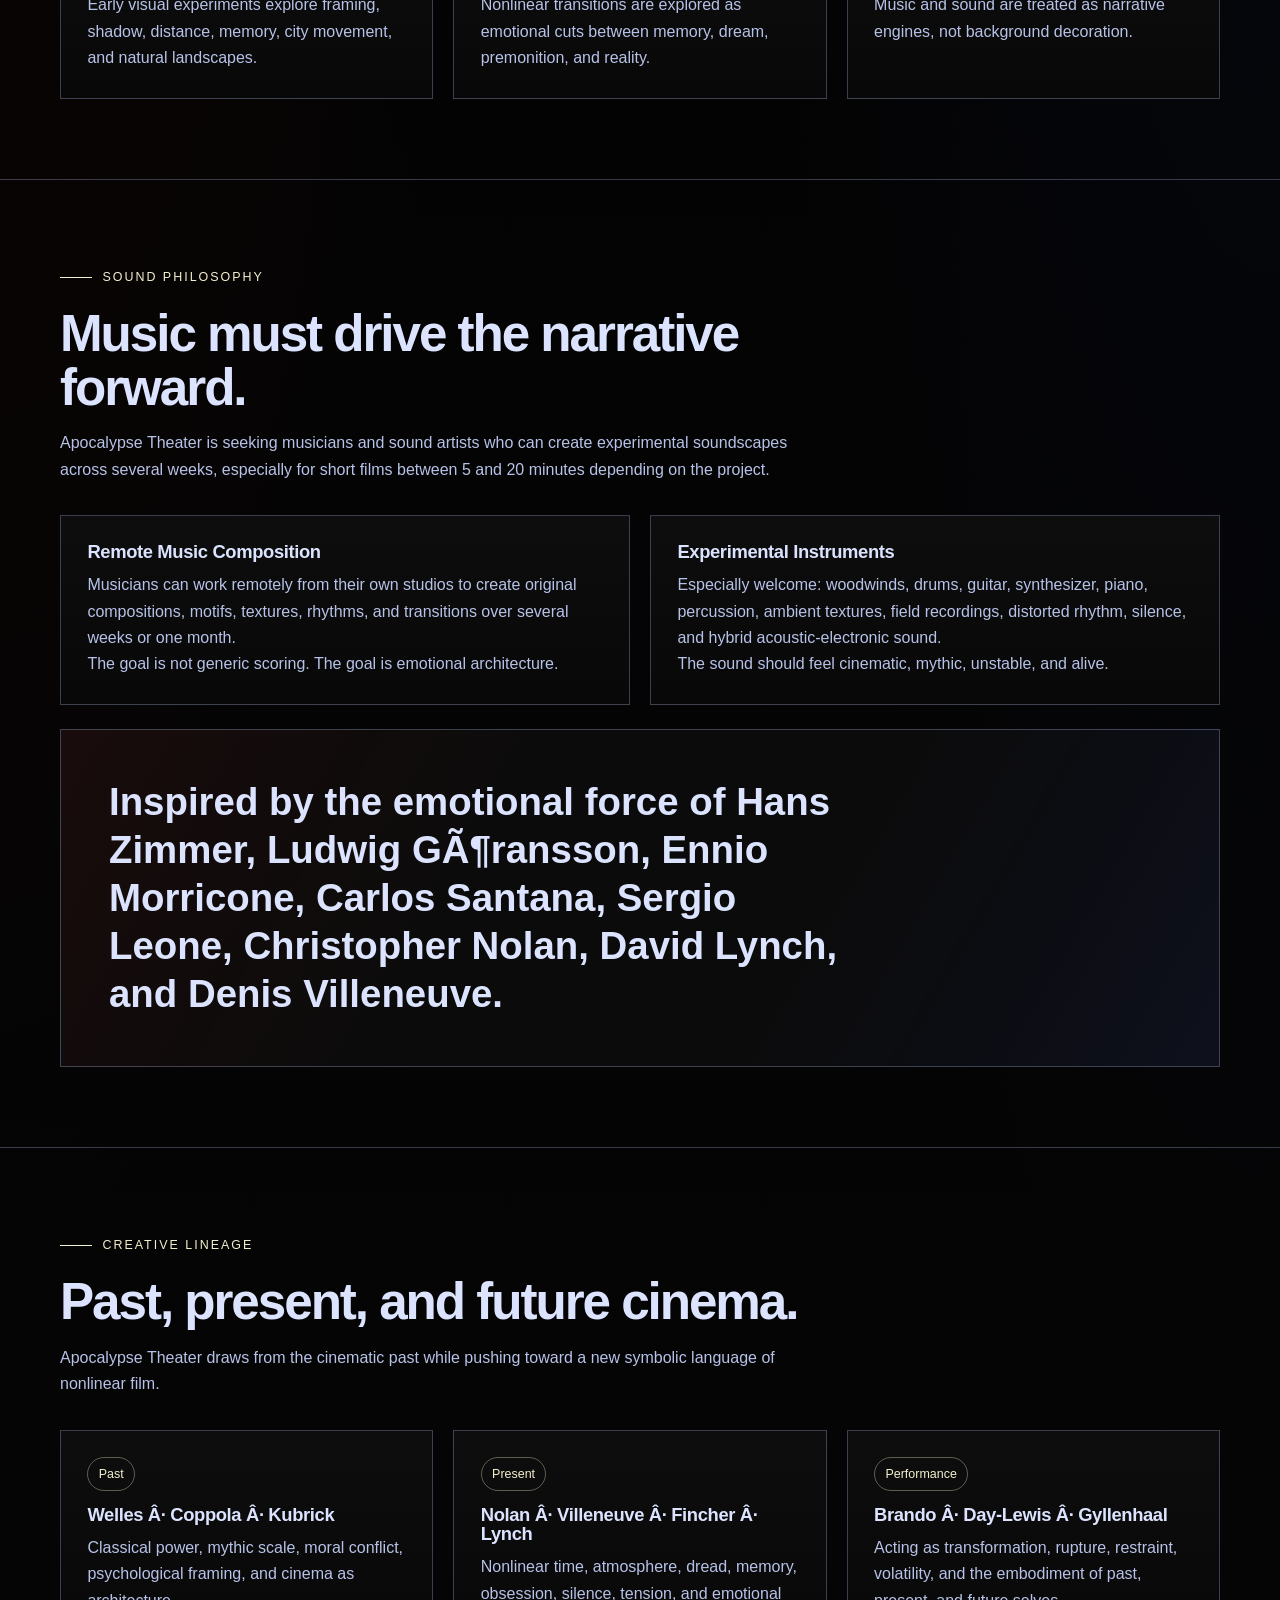
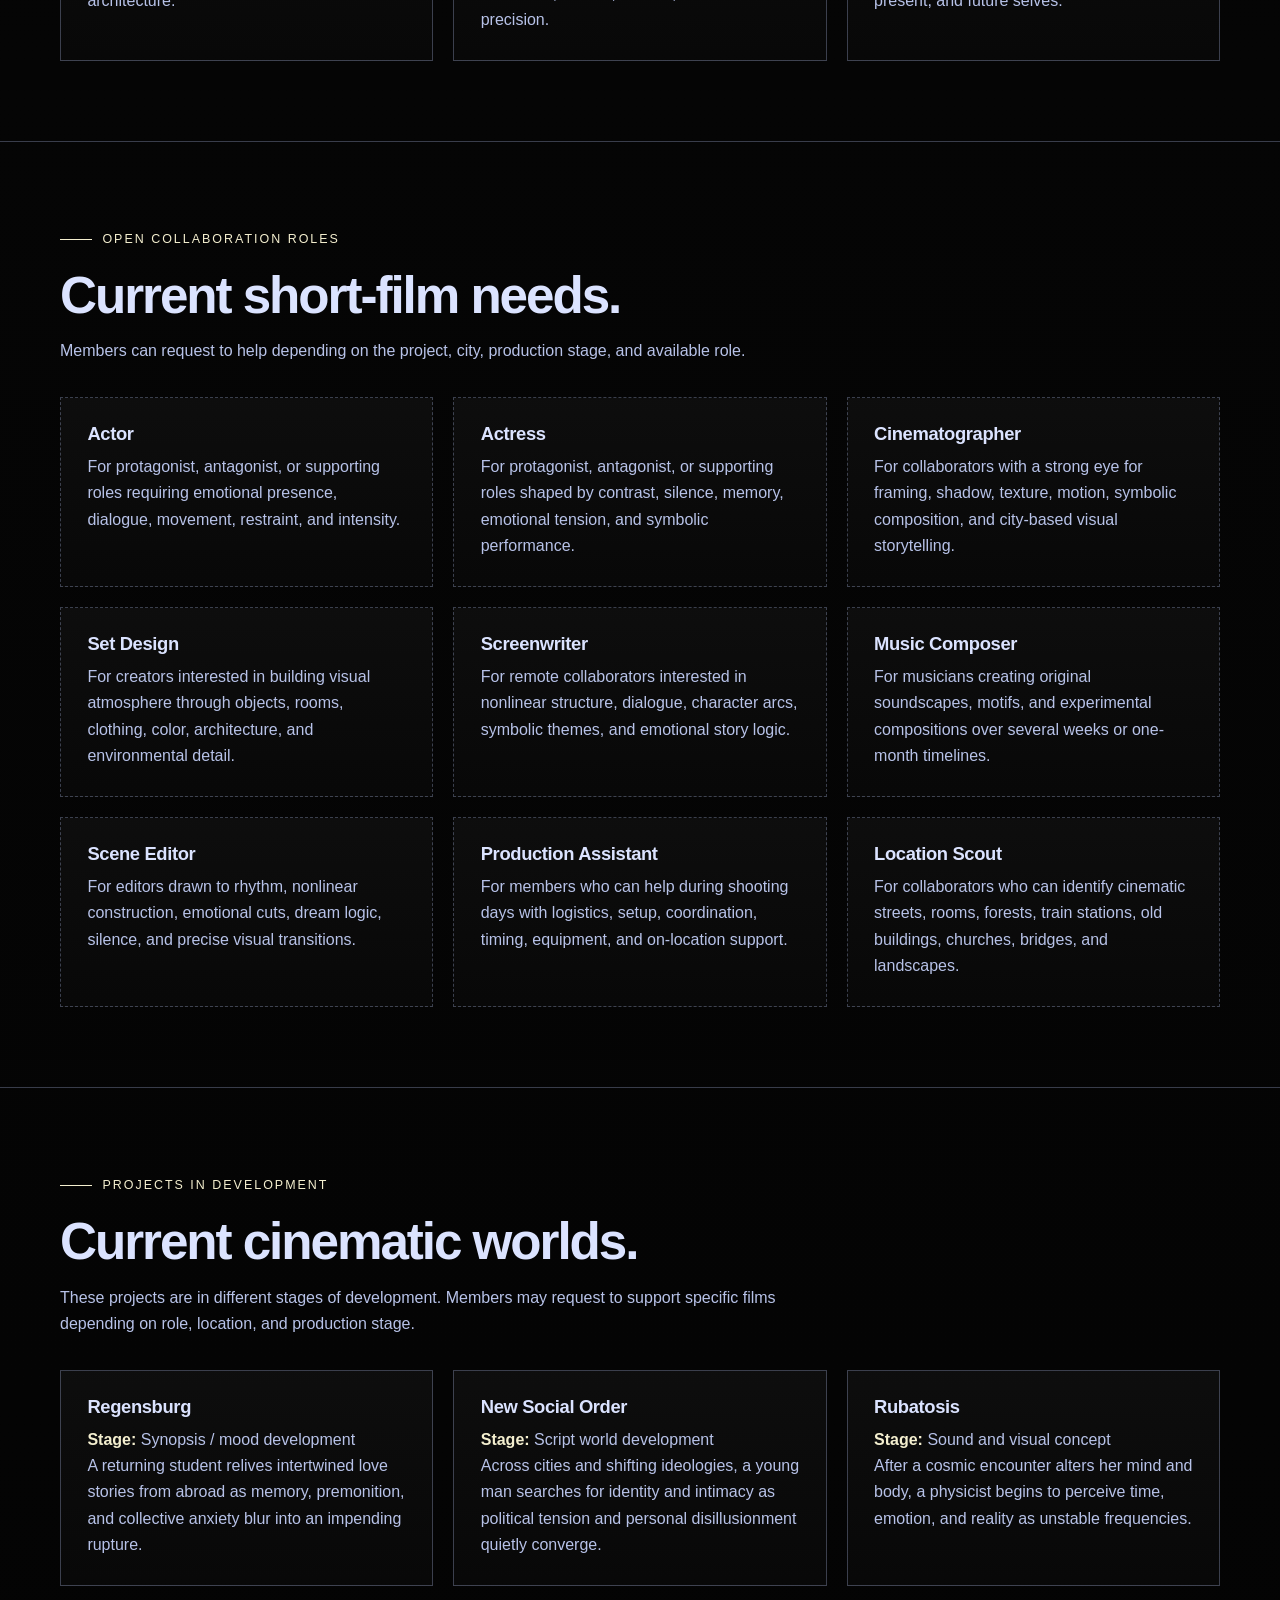
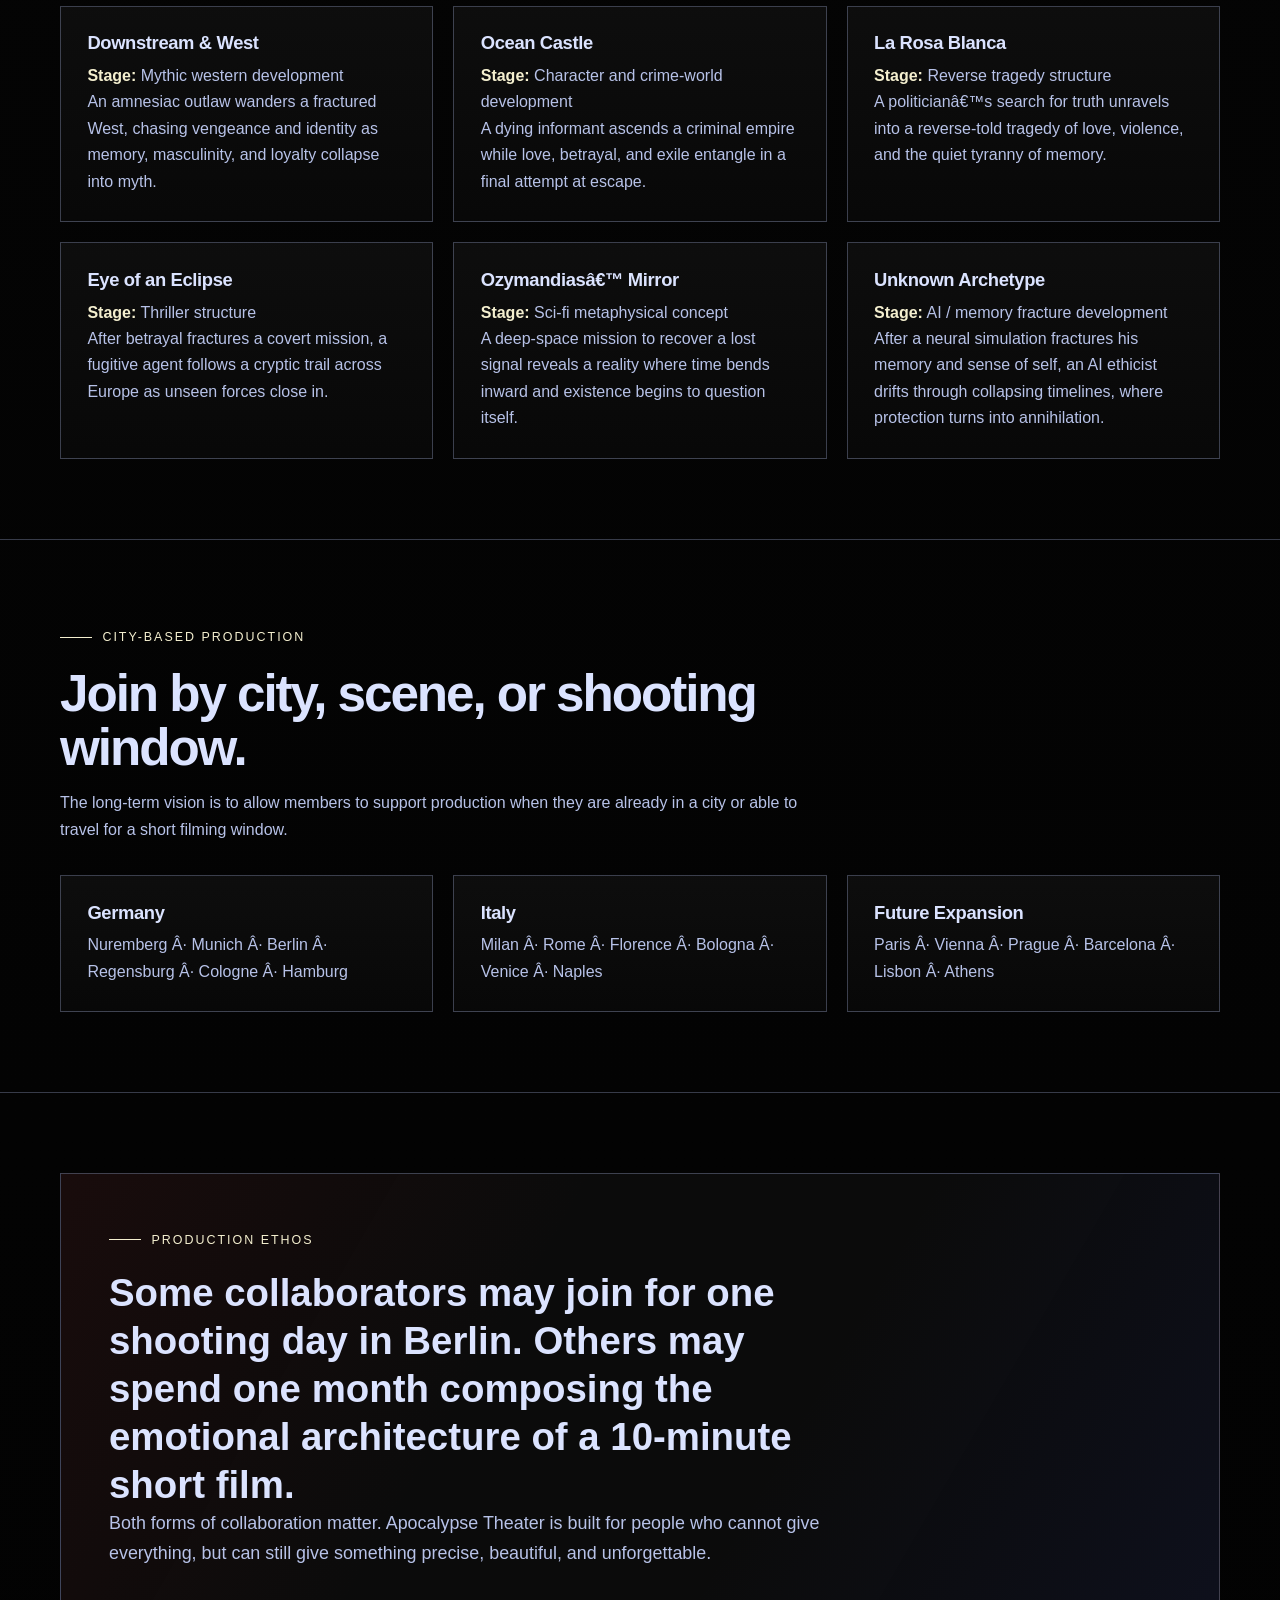
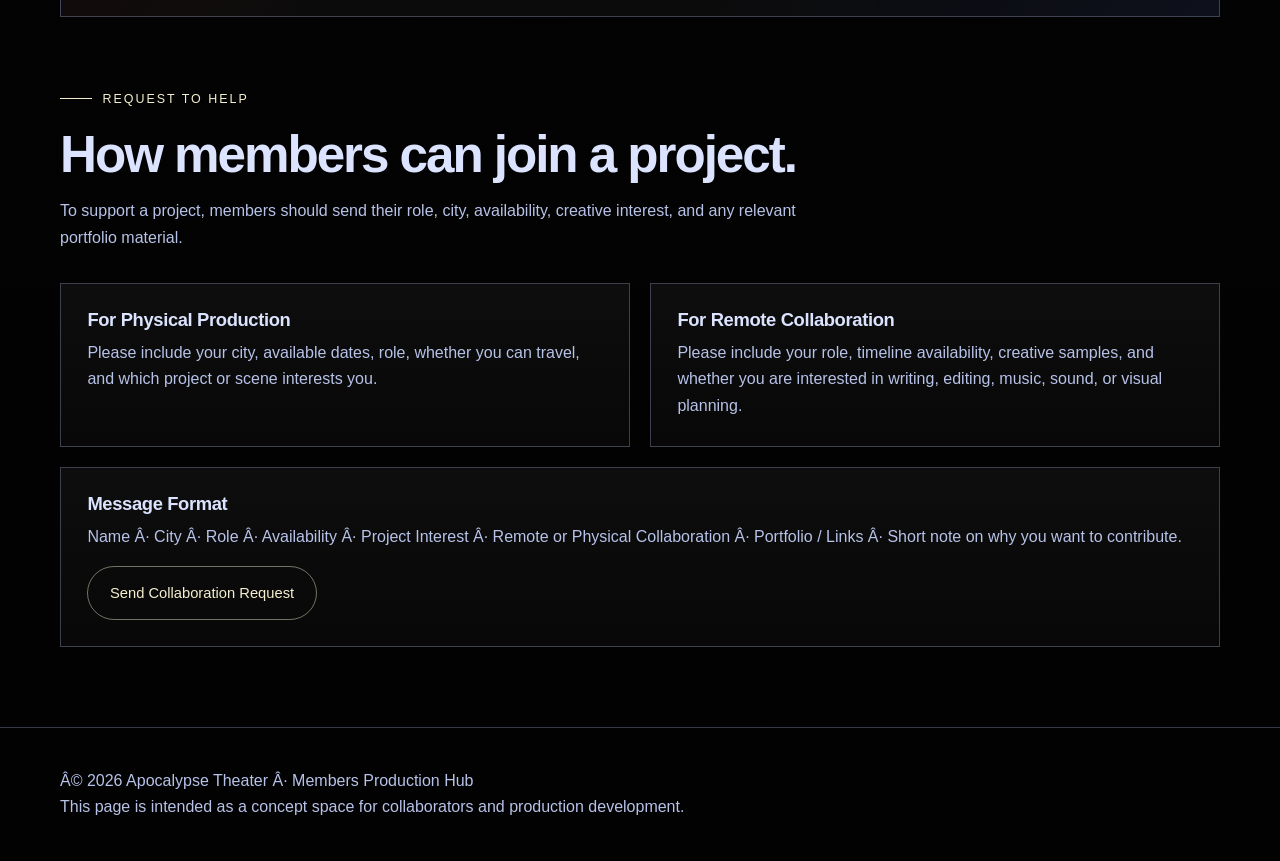
<file: production-hub.html>
﻿<!DOCTYPE html>
<html lang="en">

<head>
  <meta charset="UTF-8" />
  <meta name="viewport" content="width=device-width, initial-scale=1.0" />
  <title>Apocalypse Theater | Production Cinema</title>

  <style>
    :root {
      --panel: #0b0b0b;
      --text: #dbe3ff;
      --muted: #b7c2e8;
      --soft-text: #f4efcf;
      --line: rgba(189, 205, 255, 0.28);
      --line-warm: rgba(244, 239, 207, 0.28);
      --red: #7a1010;
      --blue: #1f2f8c;
      --max: 1160px;
      --shadow: 0 25px 70px rgba(0, 0, 0, 0.55);
      --ease: cubic-bezier(0.22, 1, 0.36, 1);
    }

    *,
    *::before,
    *::after {
      box-sizing: border-box;
      margin: 0;
    }

    html {
      scroll-behavior: smooth;
    }

    /* â”€â”€ Grain texture â”€â”€ */
    body::after {
      content: '';
      position: fixed;
      inset: 0;
      pointer-events: none;
      z-index: 999;
      opacity: 0.032;
      background-image: url("data:image/svg+xml,%3Csvg viewBox='0 0 256 256' xmlns='http://www.w3.org/2000/svg'%3E%3Cfilter id='noise'%3E%3CfeTurbulence type='fractalNoise' baseFrequency='0.9' numOctaves='4' stitchTiles='stitch'/%3E%3C/filter%3E%3Crect width='100%25' height='100%25' filter='url(%23noise)'/%3E%3C/svg%3E");
      background-size: 200px 200px;
    }

    body {
      margin: 0;
      font-family: 'Inter', Arial, sans-serif;
      background:
        radial-gradient(ellipse at top left, rgba(122, 16, 16, 0.16), transparent 36%),
        radial-gradient(ellipse at top right, rgba(31, 47, 140, 0.16), transparent 38%),
        linear-gradient(180deg, #000 0%, #050505 55%, #020202 100%);
      color: var(--text);
      line-height: 1.65;
      overflow-x: hidden;
    }

    a {
      color: inherit;
      text-decoration: none;
    }

    .container {
      width: min(calc(100% - 2rem), var(--max));
      margin: 0 auto;
    }

    header {
      position: sticky;
      top: 0;
      z-index: 50;
      backdrop-filter: blur(14px);
      background: rgba(0, 0, 0, 0.88);
      border-bottom: 1px solid var(--line);
    }

    .nav {
      display: flex;
      align-items: center;
      justify-content: space-between;
      padding: 1.2rem 0;
      gap: 1rem;
    }

    .brand-wrap {
      display: flex;
      align-items: center;
      gap: 0.8rem;
    }

    .brand-mark {
      width: 42px;
      height: 42px;
      border-radius: 50%;
      background: conic-gradient(from 180deg, var(--red), var(--blue), var(--red));
      box-shadow: 0 0 28px rgba(185, 196, 240, 0.18);
    }

    .brand {
      font-size: clamp(1.3rem, 2vw, 2rem);
      font-weight: 800;
      letter-spacing: -0.04em;
      white-space: nowrap;
      transition: opacity 0.2s ease;
    }

    .brand:hover {
      opacity: 0.75;
    }

    .nav-links {
      display: flex;
      gap: 1rem;
      align-items: center;
      flex-wrap: wrap;
      color: var(--muted);
    }

    .nav-links a,
    .member-badge {
      border: 1px solid rgba(244, 239, 207, 0.45);
      color: var(--soft-text);
      padding: 0.55rem 0.9rem;
      border-radius: 999px;
      font-size: 0.85rem;
      transition: transform 0.2s ease, background 0.2s ease, border-color 0.2s ease;
    }

    .nav-links a:hover {
      transform: translateY(-2px);
      background: rgba(244, 239, 207, 0.07);
      border-color: rgba(244, 239, 207, 0.72);
    }

    section {
      padding: 5rem 0;
      border-top: 1px solid var(--line);
    }

    .hero {
      min-height: 86vh;
      display: grid;
      place-items: center;
      border-top: none;
    }

    .hero-card {
      padding: clamp(2rem, 5vw, 4rem);
      background: linear-gradient(180deg, rgba(12, 12, 12, 0.96), rgba(5, 5, 5, 0.98));
      border: 1px solid var(--line);
      box-shadow: var(--shadow);
      position: relative;
      overflow: hidden;
    }

    .hero-card::before {
      content: "";
      position: absolute;
      inset: 0;
      background:
        radial-gradient(circle at top left, rgba(244, 239, 207, 0.08), transparent 34%),
        radial-gradient(circle at bottom right, rgba(185, 196, 240, 0.08), transparent 38%);
      pointer-events: none;
    }

    .hero-content {
      position: relative;
      z-index: 2;
    }

    .eyebrow {
      display: inline-flex;
      align-items: center;
      gap: 0.65rem;
      text-transform: uppercase;
      letter-spacing: 0.16em;
      color: var(--soft-text);
      font-size: 0.78rem;
      margin-bottom: 1.2rem;
    }

    .eyebrow::before {
      content: "";
      width: 2rem;
      height: 1px;
      background: var(--soft-text);
    }

    h1,
    h2,
    h3 {
      line-height: 1.05;
    }

    h1 {
      font-size: clamp(3rem, 7vw, 5.8rem);
      max-width: 11ch;
      margin: 0 0 1.2rem;
      letter-spacing: -0.06em;
      font-weight: 800;
    }

    h2 {
      font-size: clamp(1.9rem, 4vw, 3.2rem);
      margin: 0 0 1rem;
      letter-spacing: -0.04em;
      font-weight: 700;
    }

    h3 {
      font-size: 1.15rem;
      font-weight: 600;
      letter-spacing: -0.02em;
      margin: 0 0 0.65rem;
    }

    /* â”€â”€ Scroll reveal â”€â”€ */
    .reveal {
      opacity: 0;
      transform: translateY(26px);
      transition: opacity 0.75s var(--ease), transform 0.75s var(--ease);
    }

    .reveal.in-view {
      opacity: 1;
      transform: none;
    }

    p {
      color: var(--muted);
      margin-top: 0;
    }

    .lead {
      max-width: 48rem;
      font-size: 1.12rem;
    }

    .quote {
      font-size: clamp(1.65rem, 3vw, 2.4rem);
      line-height: 1.25;
      font-weight: 700;
      color: var(--text);
      max-width: 46rem;
    }

    .section-head {
      margin-bottom: 2rem;
      max-width: 760px;
    }

    .grid {
      display: grid;
      gap: 1.25rem;
    }

    .grid-2 {
      grid-template-columns: repeat(2, minmax(0, 1fr));
    }

    .grid-3 {
      grid-template-columns: repeat(3, minmax(0, 1fr));
    }

    .card {
      background: linear-gradient(180deg, rgba(14, 14, 14, 0.96), rgba(8, 8, 8, 0.98));
      border: 1px solid var(--line);
      padding: 1.65rem;
      position: relative;
      overflow: hidden;
      transition: transform 0.35s var(--ease), border-color 0.35s ease, box-shadow 0.35s ease;
    }

    /* cursor-glow injected by JS */
    .card-glow {
      position: absolute;
      width: 280px;
      height: 280px;
      border-radius: 50%;
      background: radial-gradient(circle, rgba(244, 239, 207, 0.09) 0%, transparent 70%);
      pointer-events: none;
      transform: translate(-50%, -50%);
      transition: opacity 0.3s ease;
      opacity: 0;
    }

    .card:hover .card-glow {
      opacity: 1;
    }

    .card:hover {
      transform: translateY(-7px);
      border-color: rgba(244, 239, 207, 0.52);
      box-shadow: 0 20px 50px rgba(0, 0, 0, 0.4);
    }

    .tag {
      display: inline-block;
      color: var(--soft-text);
      border: 1px solid rgba(244, 239, 207, 0.35);
      padding: 0.35rem 0.65rem;
      border-radius: 999px;
      font-size: 0.78rem;
      margin-bottom: 0.9rem;
    }

    .role-card {
      border-style: dashed;
    }

    .status {
      color: var(--soft-text);
      font-weight: 700;
    }

    .button {
      display: inline-flex;
      align-items: center;
      margin-top: 1rem;
      padding: 0.85rem 1.35rem;
      border-radius: 999px;
      border: 1px solid rgba(244, 239, 207, 0.45);
      color: var(--soft-text);
      font-size: 0.92rem;
      font-weight: 500;
      text-decoration: none;
      transition: transform 0.25s var(--ease), background 0.25s ease,
        border-color 0.25s ease, box-shadow 0.25s ease;
    }

    .button:hover {
      transform: translateY(-3px);
      background: rgba(244, 239, 207, 0.06);
      border-color: rgba(244, 239, 207, 0.65);
      box-shadow: 0 8px 24px rgba(0, 0, 0, 0.25);
    }

    .divider-statement {
      padding: 3rem;
      border: 1px solid var(--line);
      background:
        linear-gradient(120deg, rgba(122, 16, 16, 0.12), transparent 38%),
        linear-gradient(300deg, rgba(31, 47, 140, 0.13), transparent 38%),
        var(--panel);
    }

    footer {
      padding: 2.5rem 0;
      border-top: 1px solid var(--line);
      color: var(--muted);
    }

    @media (max-width: 900px) {

      .grid-2,
      .grid-3 {
        grid-template-columns: 1fr;
      }

      .nav {
        align-items: flex-start;
        flex-direction: column;
      }

      .nav-links {
        align-items: flex-start;
      }
    }
  </style>
</head>

<body>
  <header>
    <div class="container nav">
      <div class="brand-wrap">
        <div class="brand-mark"></div>
        <a href="index.html" class="brand">Apocalypse Theater</a>
      </div>

      <nav class="nav-links">
        <a href="index.html">Main Site</a>
        <a href="#physical">Physical Production</a>
        <a href="#remote">Remote Collaboration</a>
        <a href="#projects">Projects</a>
      </nav>

      <div class="member-badge">Members Production Hub</div>
    </div>
  </header>

  <main>
    <section class="hero">
      <div class="container">
        <div class="hero-card">
          <div class="hero-content reveal">
            <span class="eyebrow">Private Development Space</span>
            <h1>Production Hub</h1>
            <p class="quote">
              A hidden architecture for building cinema through cities, sound, memory, and collaboration.
            </p>
            <p class="lead">
              This members space is designed for collaborators who want to help develop, shoot, perform, compose, edit,
              and build the emerging cinematic universe of Apocalypse Theater.
            </p>
          </div>
        </div>
      </div>
    </section>

    <section id="mission">
      <div class="container">
        <div class="section-head reveal">
          <span class="eyebrow">Mission</span>
          <h2>Europeâ€™s flexible short-film collaboration network.</h2>
          <p>
            Apocalypse Theater is being developed as a cinematic community where creators can contribute by role, city,
            scene, project, or production window â€” without needing to commit full-time.
          </p>
        </div>

        <div class="grid grid-3">
          <div class="card">
            <div class="card-glow"></div>
            <span class="tag">Cinema</span>
            <h3>Short Films</h3>
            <p>Developing experimental short films shaped by music, memory, nonlinear time, symbolic imagery, and
              emotional tension.</p>
          </div>

          <div class="card">
            <div class="card-glow"></div>
            <span class="tag">Cities</span>
            <h3>Germany & Italy</h3>
            <p>Beginning across Nuremberg, Munich, Berlin, Regensburg, Milan, Rome, Florence, and other cities where
              collaborators can join specific shoots.</p>
          </div>

          <div class="card">
            <div class="card-glow"></div>
            <span class="tag">Access</span>
            <h3>Flexible Participation</h3>
            <p>Members may contribute for a weekend shoot, a single scene, a month of music composition, or a remote
              development sprint.</p>
          </div>
        </div>
      </div>
    </section>

    <section id="physical">
      <div class="container">
        <div class="section-head reveal">
          <span class="eyebrow">Physical Production</span>
          <h2>In-person cinematic production.</h2>
          <p>
            These roles are focused on shooting days, location-based scenes, acting, camera work, set design, movement,
            blocking, light, and real-world production.
          </p>
        </div>

        <div class="grid grid-3">
          <div class="card">
            <div class="card-glow"></div>
            <h3>Acting</h3>
            <p>Dialogue, movement, emotional tension, protagonist and antagonist performances during shooting days or
              production weekends.</p>
          </div>

          <div class="card">
            <div class="card-glow"></div>
            <h3>Cinematography</h3>
            <p>Scene framing, movement, symbolic imagery, transitions, visual contrast, and location-based shooting.</p>
          </div>

          <div class="card">
            <div class="card-glow"></div>
            <h3>Set Design</h3>
            <p>Lighting, props, rooms, environments, city textures, and atmosphere shaping the visual language.</p>
          </div>
        </div>
      </div>
    </section>

    <section id="remote">
      <div class="container">
        <div class="section-head reveal">
          <span class="eyebrow">Remote Collaboration</span>
          <h2>Creative work developed remotely.</h2>
          <p>
            These roles can be developed from anywhere over days, weeks, or a full month depending on the projectâ€™s
            scope.
          </p>
        </div>

        <div class="grid grid-3">
          <div class="card">
            <div class="card-glow"></div>
            <h3>Screenwriting</h3>
            <p>Nonlinear storytelling, emotional structure, dialogue writing, symbolism, and mythic narrative
              development.</p>
          </div>

          <div class="card">
            <div class="card-glow"></div>
            <h3>Music Composition</h3>
            <p>Experimental sound design inspired by Hans Zimmer, Ludwig GÃ¶ransson, Ennio Morricone, Carlos Santana,
              and cinematic western soundscapes.</p>
          </div>

          <div class="card">
            <div class="card-glow"></div>
            <h3>Editing & Storyboarding</h3>
            <p>Visual sequencing, emotional cuts, transitions, mood boarding, and cinematic pacing.</p>
          </div>
        </div>
      </div>
    </section>

    <section id="capabilities">
      <div class="container">
        <div class="section-head reveal">
          <span class="eyebrow">Current Capabilities</span>
          <h2>What already exists.</h2>
          <p>
            Apocalypse Theater already includes story concepts, project synopses, mood boards, early storyboards,
            cinematography experiments, transitions, and a growing visual language.
          </p>
        </div>

        <div class="grid grid-3">
          <div class="card">
            <div class="card-glow"></div>
            <h3>Synopsis Development</h3>
            <p>Core story worlds, premises, emotional conflicts, nonlinear structures, and symbolic themes are already
              being developed.</p>
          </div>

          <div class="card">
            <div class="card-glow"></div>
            <h3>Mood Boarding</h3>
            <p>Each project is shaped through color, contrast, texture, atmosphere, references, locations, and emotional
              palettes.</p>
          </div>

          <div class="card">
            <div class="card-glow"></div>
            <h3>Storyboarding</h3>
            <p>Scenes are translated into visual sequences, symbolic frames, transitions, and cinematic movement.</p>
          </div>

          <div class="card">
            <div class="card-glow"></div>
            <h3>Cinematography Tests</h3>
            <p>Early visual experiments explore framing, shadow, distance, memory, city movement, and natural
              landscapes.</p>
          </div>

          <div class="card">
            <div class="card-glow"></div>
            <h3>Transitions</h3>
            <p>Nonlinear transitions are explored as emotional cuts between memory, dream, premonition, and reality.</p>
          </div>

          <div class="card">
            <div class="card-glow"></div>
            <h3>Sound Direction</h3>
            <p>Music and sound are treated as narrative engines, not background decoration.</p>
          </div>
        </div>
      </div>
    </section>

    <section id="sound">
      <div class="container">
        <div class="section-head reveal">
          <span class="eyebrow">Sound Philosophy</span>
          <h2>Music must drive the narrative forward.</h2>
          <p>
            Apocalypse Theater is seeking musicians and sound artists who can create experimental soundscapes across
            several weeks, especially for short films between 5 and 20 minutes depending on the project.
          </p>
        </div>

        <div class="grid grid-2">
          <div class="card">
            <div class="card-glow"></div>
            <h3>Remote Music Composition</h3>
            <p>
              Musicians can work remotely from their own studios to create original compositions, motifs, textures,
              rhythms, and transitions over several weeks or one month.
            </p>
            <p>The goal is not generic scoring. The goal is emotional architecture.</p>
          </div>

          <div class="card">
            <div class="card-glow"></div>
            <h3>Experimental Instruments</h3>
            <p>
              Especially welcome: woodwinds, drums, guitar, synthesizer, piano, percussion, ambient textures, field
              recordings, distorted rhythm, silence, and hybrid acoustic-electronic sound.
            </p>
            <p>The sound should feel cinematic, mythic, unstable, and alive.</p>
          </div>
        </div>

        <div class="divider-statement" style="margin-top: 1.5rem;">
          <p class="quote">
            Inspired by the emotional force of Hans Zimmer, Ludwig GÃ¶ransson, Ennio Morricone, Carlos Santana, Sergio
            Leone, Christopher Nolan, David Lynch, and Denis Villeneuve.
          </p>
        </div>
      </div>
    </section>

    <section id="lineage">
      <div class="container">
        <div class="section-head reveal">
          <span class="eyebrow">Creative Lineage</span>
          <h2>Past, present, and future cinema.</h2>
          <p>
            Apocalypse Theater draws from the cinematic past while pushing toward a new symbolic language of nonlinear
            film.
          </p>
        </div>

        <div class="grid grid-3">
          <div class="card">
            <div class="card-glow"></div>
            <span class="tag">Past</span>
            <h3>Welles Â· Coppola Â· Kubrick</h3>
            <p>Classical power, mythic scale, moral conflict, psychological framing, and cinema as architecture.</p>
          </div>

          <div class="card">
            <div class="card-glow"></div>
            <span class="tag">Present</span>
            <h3>Nolan Â· Villeneuve Â· Fincher Â· Lynch</h3>
            <p>Nonlinear time, atmosphere, dread, memory, obsession, silence, tension, and emotional precision.</p>
          </div>

          <div class="card">
            <div class="card-glow"></div>
            <span class="tag">Performance</span>
            <h3>Brando Â· Day-Lewis Â· Gyllenhaal</h3>
            <p>Acting as transformation, rupture, restraint, volatility, and the embodiment of past, present, and future
              selves.</p>
          </div>
        </div>
      </div>
    </section>

    <section id="roles">
      <div class="container">
        <div class="section-head reveal">
          <span class="eyebrow">Open Collaboration Roles</span>
          <h2>Current short-film needs.</h2>
          <p>
            Members can request to help depending on the project, city, production stage, and available role.
          </p>
        </div>

        <div class="grid grid-3">
          <div class="card role-card">
            <div class="card-glow"></div>
            <h3>Actor</h3>
            <p>For protagonist, antagonist, or supporting roles requiring emotional presence, dialogue, movement,
              restraint, and intensity.</p>
          </div>

          <div class="card role-card">
            <div class="card-glow"></div>
            <h3>Actress</h3>
            <p>For protagonist, antagonist, or supporting roles shaped by contrast, silence, memory, emotional tension,
              and symbolic performance.</p>
          </div>

          <div class="card role-card">
            <div class="card-glow"></div>
            <h3>Cinematographer</h3>
            <p>For collaborators with a strong eye for framing, shadow, texture, motion, symbolic composition, and
              city-based visual storytelling.</p>
          </div>

          <div class="card role-card">
            <div class="card-glow"></div>
            <h3>Set Design</h3>
            <p>For creators interested in building visual atmosphere through objects, rooms, clothing, color,
              architecture, and environmental detail.</p>
          </div>

          <div class="card role-card">
            <div class="card-glow"></div>
            <h3>Screenwriter</h3>
            <p>For remote collaborators interested in nonlinear structure, dialogue, character arcs, symbolic themes,
              and emotional story logic.</p>
          </div>

          <div class="card role-card">
            <div class="card-glow"></div>
            <h3>Music Composer</h3>
            <p>For musicians creating original soundscapes, motifs, and experimental compositions over several weeks or
              one-month timelines.</p>
          </div>

          <div class="card role-card">
            <div class="card-glow"></div>
            <h3>Scene Editor</h3>
            <p>For editors drawn to rhythm, nonlinear construction, emotional cuts, dream logic, silence, and precise
              visual transitions.</p>
          </div>

          <div class="card role-card">
            <div class="card-glow"></div>
            <h3>Production Assistant</h3>
            <p>For members who can help during shooting days with logistics, setup, coordination, timing, equipment, and
              on-location support.</p>
          </div>

          <div class="card role-card">
            <div class="card-glow"></div>
            <h3>Location Scout</h3>
            <p>For collaborators who can identify cinematic streets, rooms, forests, train stations, old buildings,
              churches, bridges, and landscapes.</p>
          </div>
        </div>
      </div>
    </section>

    <section id="projects">
      <div class="container">
        <div class="section-head reveal">
          <span class="eyebrow">Projects in Development</span>
          <h2>Current cinematic worlds.</h2>
          <p>
            These projects are in different stages of development. Members may request to support specific films
            depending on role, location, and production stage.
          </p>
        </div>

        <div class="grid grid-3">
          <div class="card">
            <div class="card-glow"></div>
            <h3>Regensburg</h3>
            <p><span class="status">Stage:</span> Synopsis / mood development</p>
            <p>A returning student relives intertwined love stories from abroad as memory, premonition, and collective
              anxiety blur into an impending rupture.</p>
          </div>

          <div class="card">
            <div class="card-glow"></div>
            <h3>New Social Order</h3>
            <p><span class="status">Stage:</span> Script world development</p>
            <p>Across cities and shifting ideologies, a young man searches for identity and intimacy as political
              tension and personal disillusionment quietly converge.</p>
          </div>

          <div class="card">
            <div class="card-glow"></div>
            <h3>Rubatosis</h3>
            <p><span class="status">Stage:</span> Sound and visual concept</p>
            <p>After a cosmic encounter alters her mind and body, a physicist begins to perceive time, emotion, and
              reality as unstable frequencies.</p>
          </div>

          <div class="card">
            <div class="card-glow"></div>
            <h3>Downstream &amp; West</h3>
            <p><span class="status">Stage:</span> Mythic western development</p>
            <p>An amnesiac outlaw wanders a fractured West, chasing vengeance and identity as memory, masculinity, and
              loyalty collapse into myth.</p>
          </div>

          <div class="card">
            <div class="card-glow"></div>
            <h3>Ocean Castle</h3>
            <p><span class="status">Stage:</span> Character and crime-world development</p>
            <p>A dying informant ascends a criminal empire while love, betrayal, and exile entangle in a final attempt
              at escape.</p>
          </div>

          <div class="card">
            <div class="card-glow"></div>
            <h3>La Rosa Blanca</h3>
            <p><span class="status">Stage:</span> Reverse tragedy structure</p>
            <p>A politicianâ€™s search for truth unravels into a reverse-told tragedy of love, violence, and the quiet
              tyranny of memory.</p>
          </div>

          <div class="card">
            <div class="card-glow"></div>
            <h3>Eye of an Eclipse</h3>
            <p><span class="status">Stage:</span> Thriller structure</p>
            <p>After betrayal fractures a covert mission, a fugitive agent follows a cryptic trail across Europe as
              unseen forces close in.</p>
          </div>

          <div class="card">
            <div class="card-glow"></div>
            <h3>Ozymandiasâ€™ Mirror</h3>
            <p><span class="status">Stage:</span> Sci-fi metaphysical concept</p>
            <p>A deep-space mission to recover a lost signal reveals a reality where time bends inward and existence
              begins to question itself.</p>
          </div>

          <div class="card">
            <div class="card-glow"></div>
            <h3>Unknown Archetype</h3>
            <p><span class="status">Stage:</span> AI / memory fracture development</p>
            <p>After a neural simulation fractures his memory and sense of self, an AI ethicist drifts through
              collapsing timelines, where protection turns into annihilation.</p>
          </div>
        </div>
      </div>
    </section>

    <section id="cities">
      <div class="container">
        <div class="section-head reveal">
          <span class="eyebrow">City-Based Production</span>
          <h2>Join by city, scene, or shooting window.</h2>
          <p>
            The long-term vision is to allow members to support production when they are already in a city or able to
            travel for a short filming window.
          </p>
        </div>

        <div class="grid grid-3">
          <div class="card">
            <div class="card-glow"></div>
            <h3>Germany</h3>
            <p>Nuremberg Â· Munich Â· Berlin Â· Regensburg Â· Cologne Â· Hamburg</p>
          </div>

          <div class="card">
            <div class="card-glow"></div>
            <h3>Italy</h3>
            <p>Milan Â· Rome Â· Florence Â· Bologna Â· Venice Â· Naples</p>
          </div>

          <div class="card">
            <div class="card-glow"></div>
            <h3>Future Expansion</h3>
            <p>Paris Â· Vienna Â· Prague Â· Barcelona Â· Lisbon Â· Athens</p>
          </div>
        </div>
      </div>
    </section>

    <section id="request">
      <div class="container">
        <div class="divider-statement">
          <span class="eyebrow">Production Ethos</span>
          <p class="quote">
            Some collaborators may join for one shooting day in Berlin. Others may spend one month composing the
            emotional architecture of a 10-minute short film.
          </p>
          <p class="lead">
            Both forms of collaboration matter. Apocalypse Theater is built for people who cannot give everything, but
            can still give something precise, beautiful, and unforgettable.
          </p>
        </div>

        <div class="section-head" style="margin-top: 4rem;">
          <span class="eyebrow">Request to Help</span>
          <h2>How members can join a project.</h2>
          <p>
            To support a project, members should send their role, city, availability, creative interest, and any
            relevant portfolio material.
          </p>
        </div>

        <div class="grid grid-2">
          <div class="card">
            <div class="card-glow"></div>
            <h3>For Physical Production</h3>
            <p>Please include your city, available dates, role, whether you can travel, and which project or scene
              interests you.</p>
          </div>

          <div class="card">
            <div class="card-glow"></div>
            <h3>For Remote Collaboration</h3>
            <p>Please include your role, timeline availability, creative samples, and whether you are interested in
              writing, editing, music, sound, or visual planning.</p>
          </div>
        </div>

        <div class="card" style="margin-top: 1.25rem;">
          <h3>Message Format</h3>
          <p>
            Name Â· City Â· Role Â· Availability Â· Project Interest Â· Remote or Physical Collaboration Â· Portfolio /
            Links Â· Short note on why you want to contribute.
          </p>
          <a class="button"
            href="mailto:rodxgomendez@outlook.com?subject=Apocalypse%20Theater%20Production%20Hub%20Request">
            Send Collaboration Request
          </a>
        </div>
      </div>
    </section>
  </main>

  <footer>
    <div class="container">
      <p>Â© 2026 Apocalypse Theater Â· Members Production Hub</p>
      <p>This page is intended as a concept space for collaborators and production development.</p>
    </div>
  </footer>

  <script>
    /* â”€â”€ Scroll-reveal â”€â”€ */
    const observer = new IntersectionObserver((entries) => {
      entries.forEach(e => {
        if (e.isIntersecting) {
          e.target.classList.add('in-view');
          observer.unobserve(e.target);
        }
      });
    }, { threshold: 0.08, rootMargin: '0px 0px -40px 0px' });
    document.querySelectorAll('.reveal').forEach(el => observer.observe(el));

    /* â”€â”€ Card cursor-glow â”€â”€ */
    document.querySelectorAll('.card').forEach(card => {
      const glow = card.querySelector('.card-glow');
      if (!glow) return;
      card.addEventListener('mousemove', e => {
        const r = card.getBoundingClientRect();
        glow.style.left = (e.clientX - r.left) + 'px';
        glow.style.top = (e.clientY - r.top) + 'px';
      });
    });
  </script>
</body>

</html>
</file>
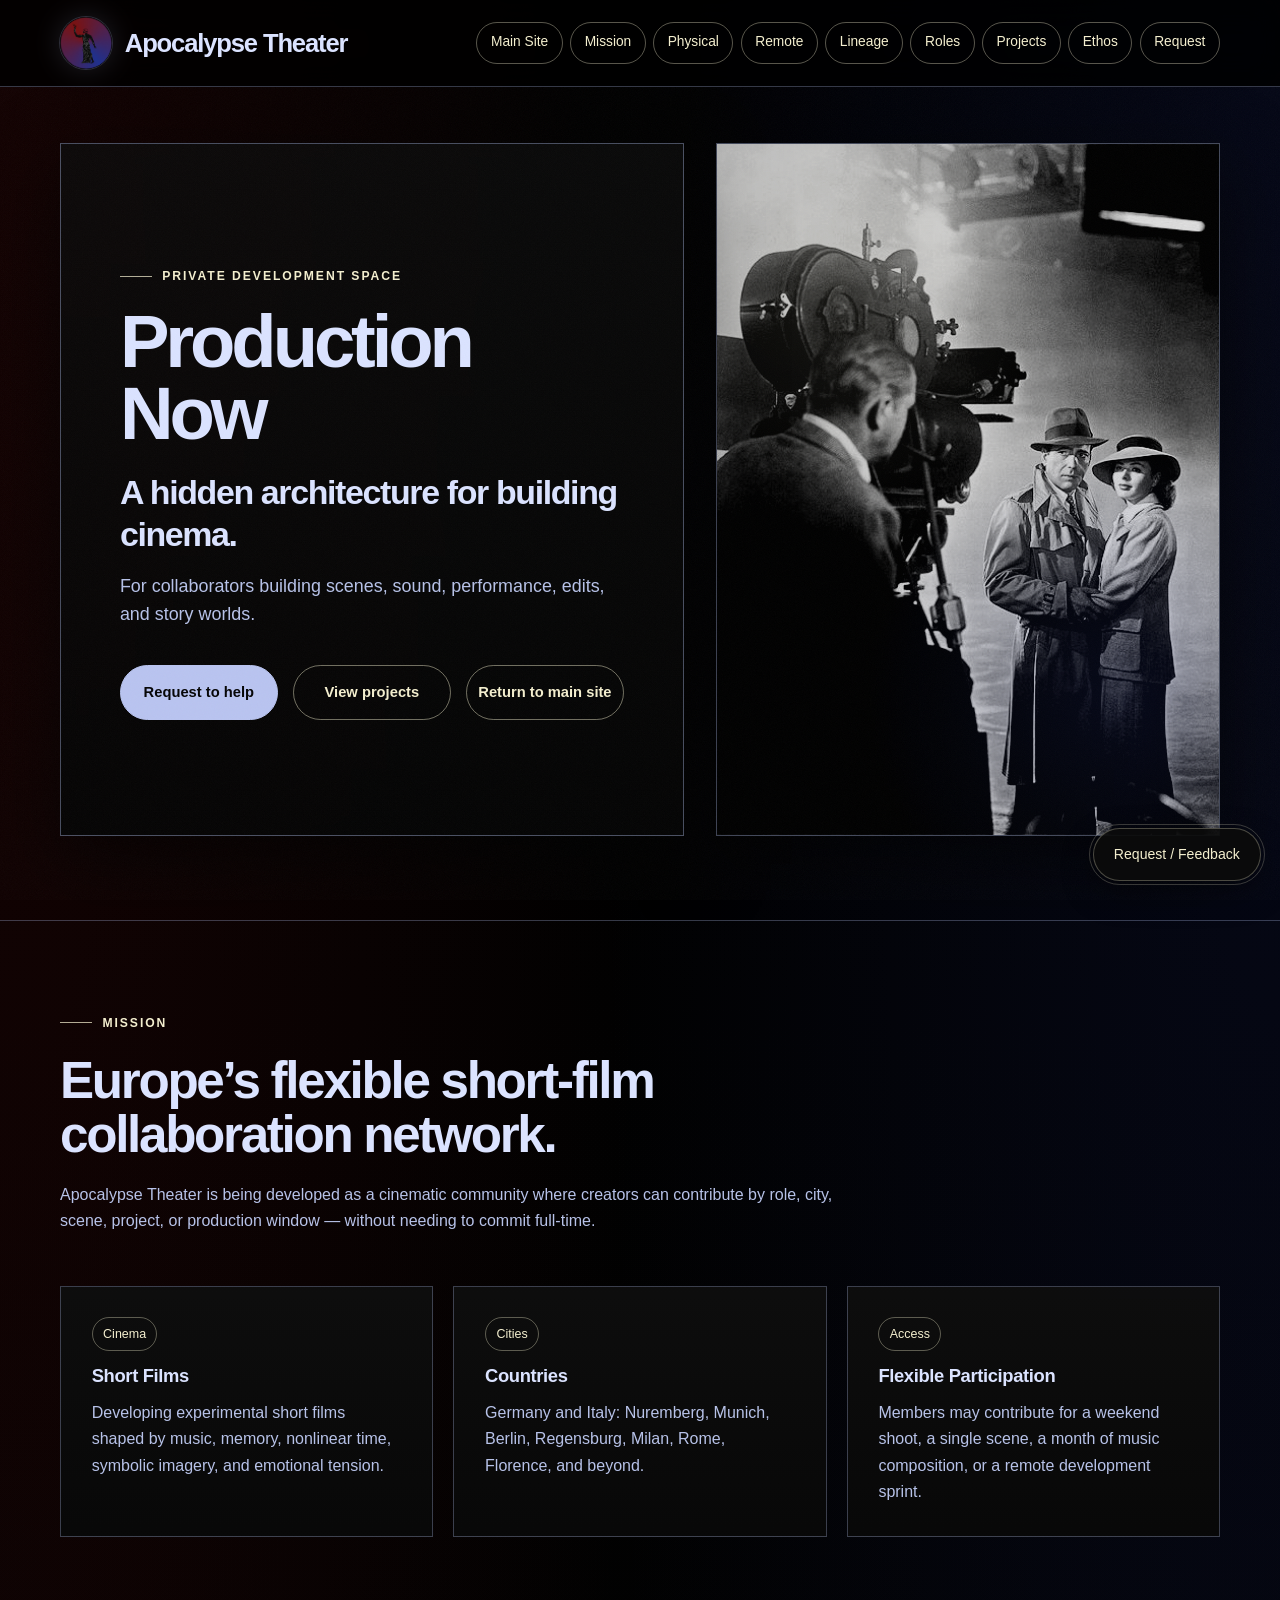
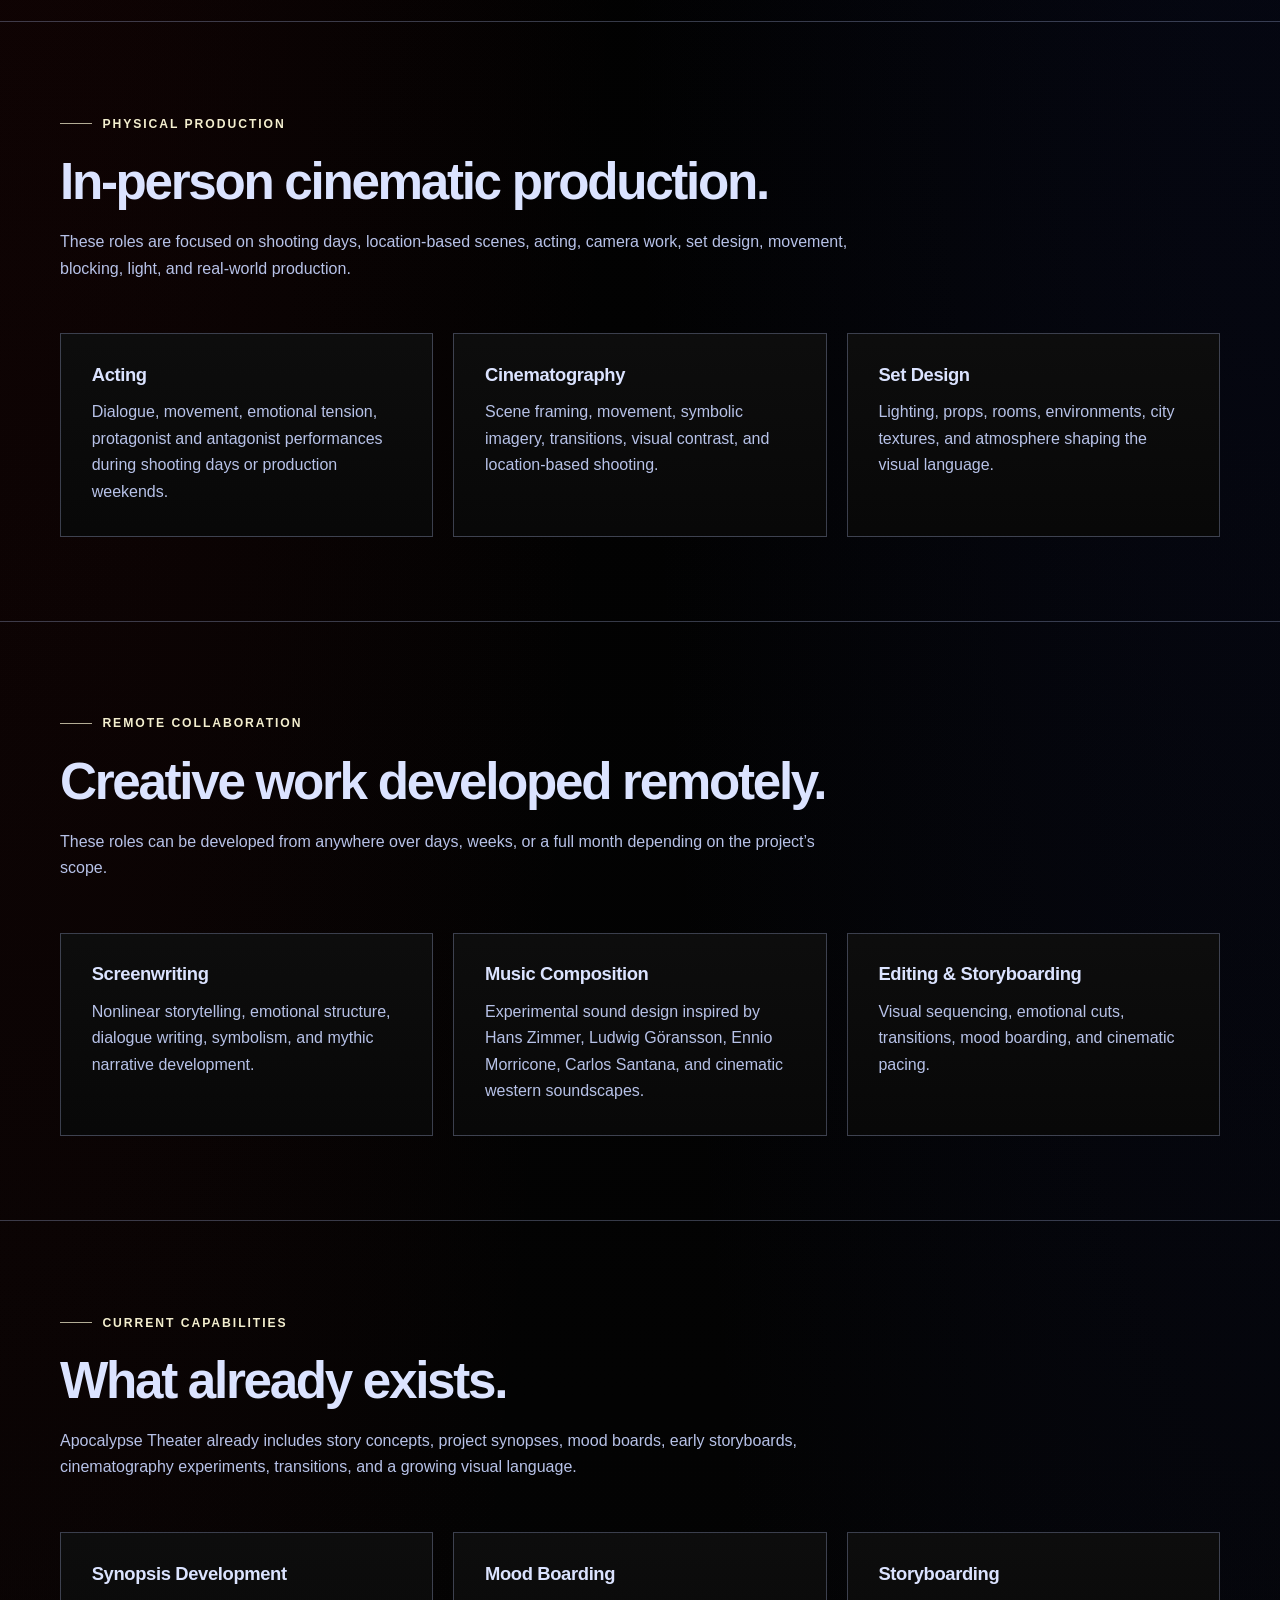
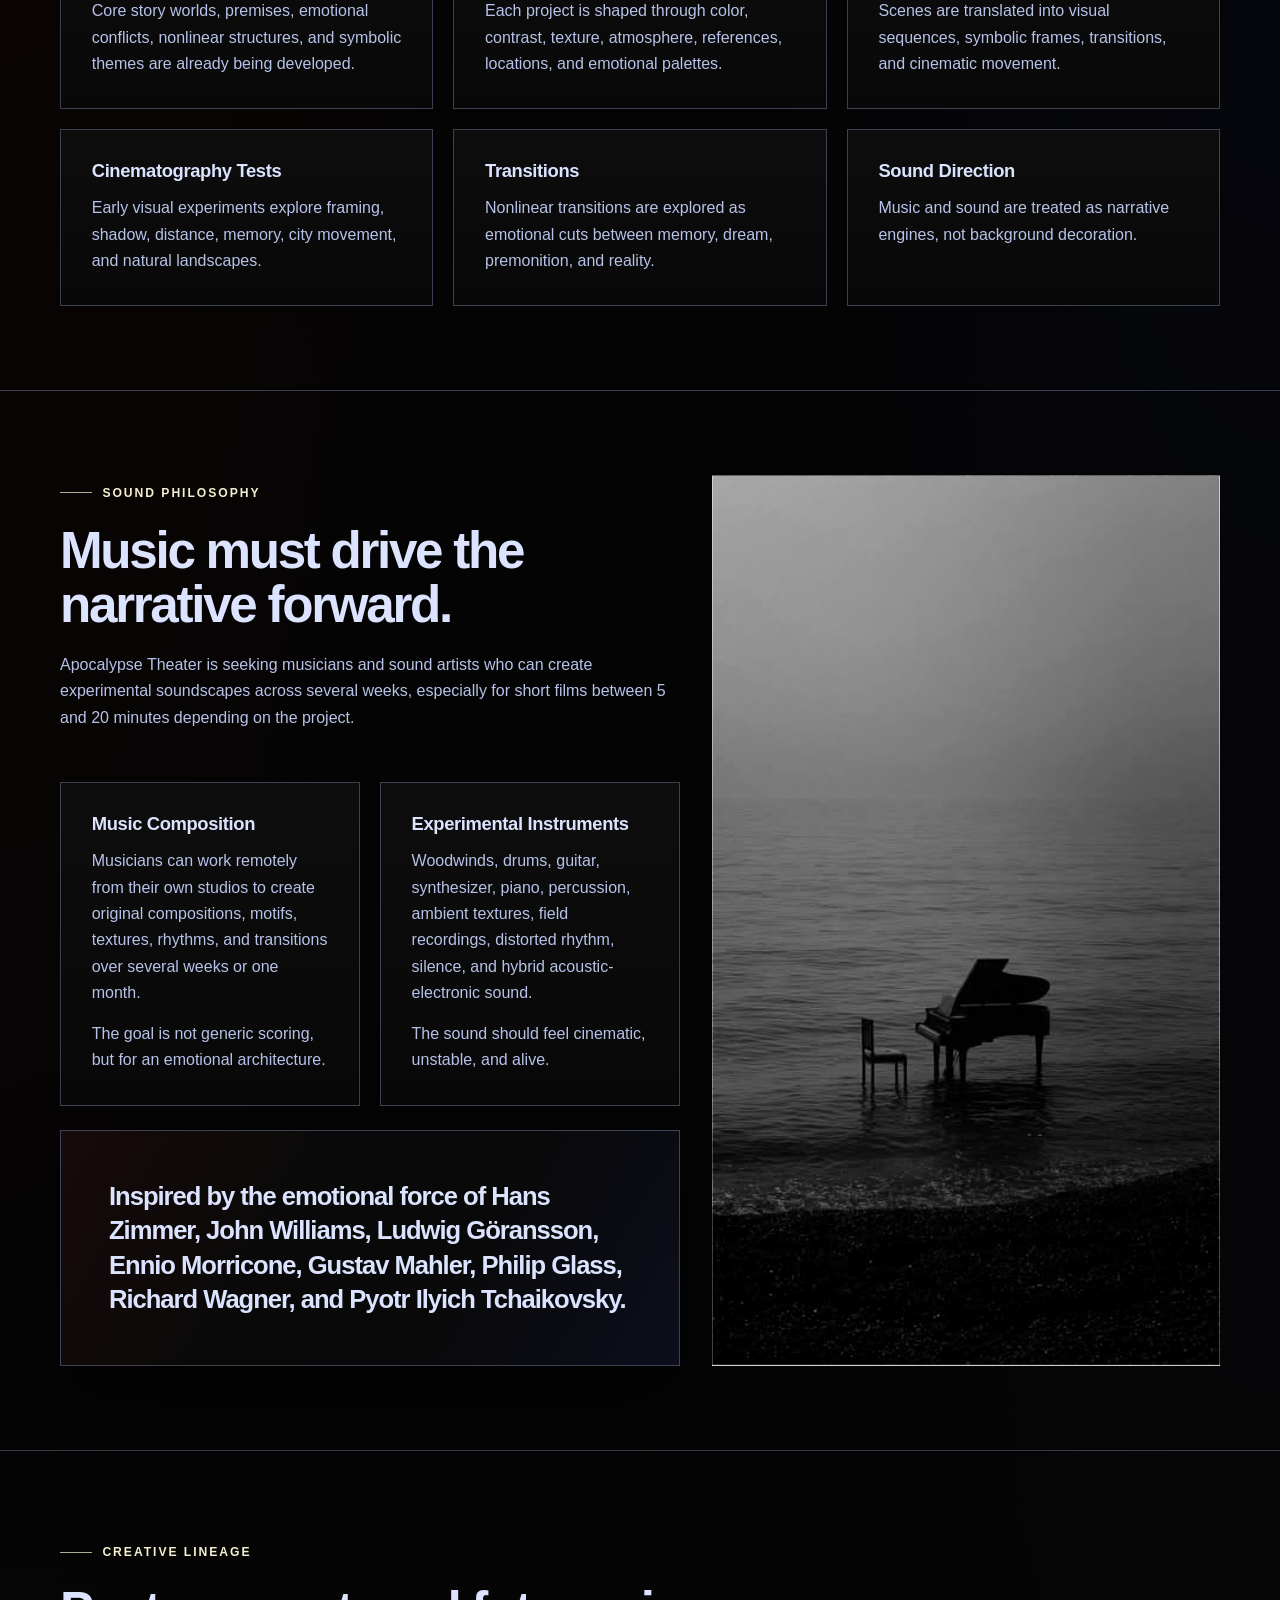
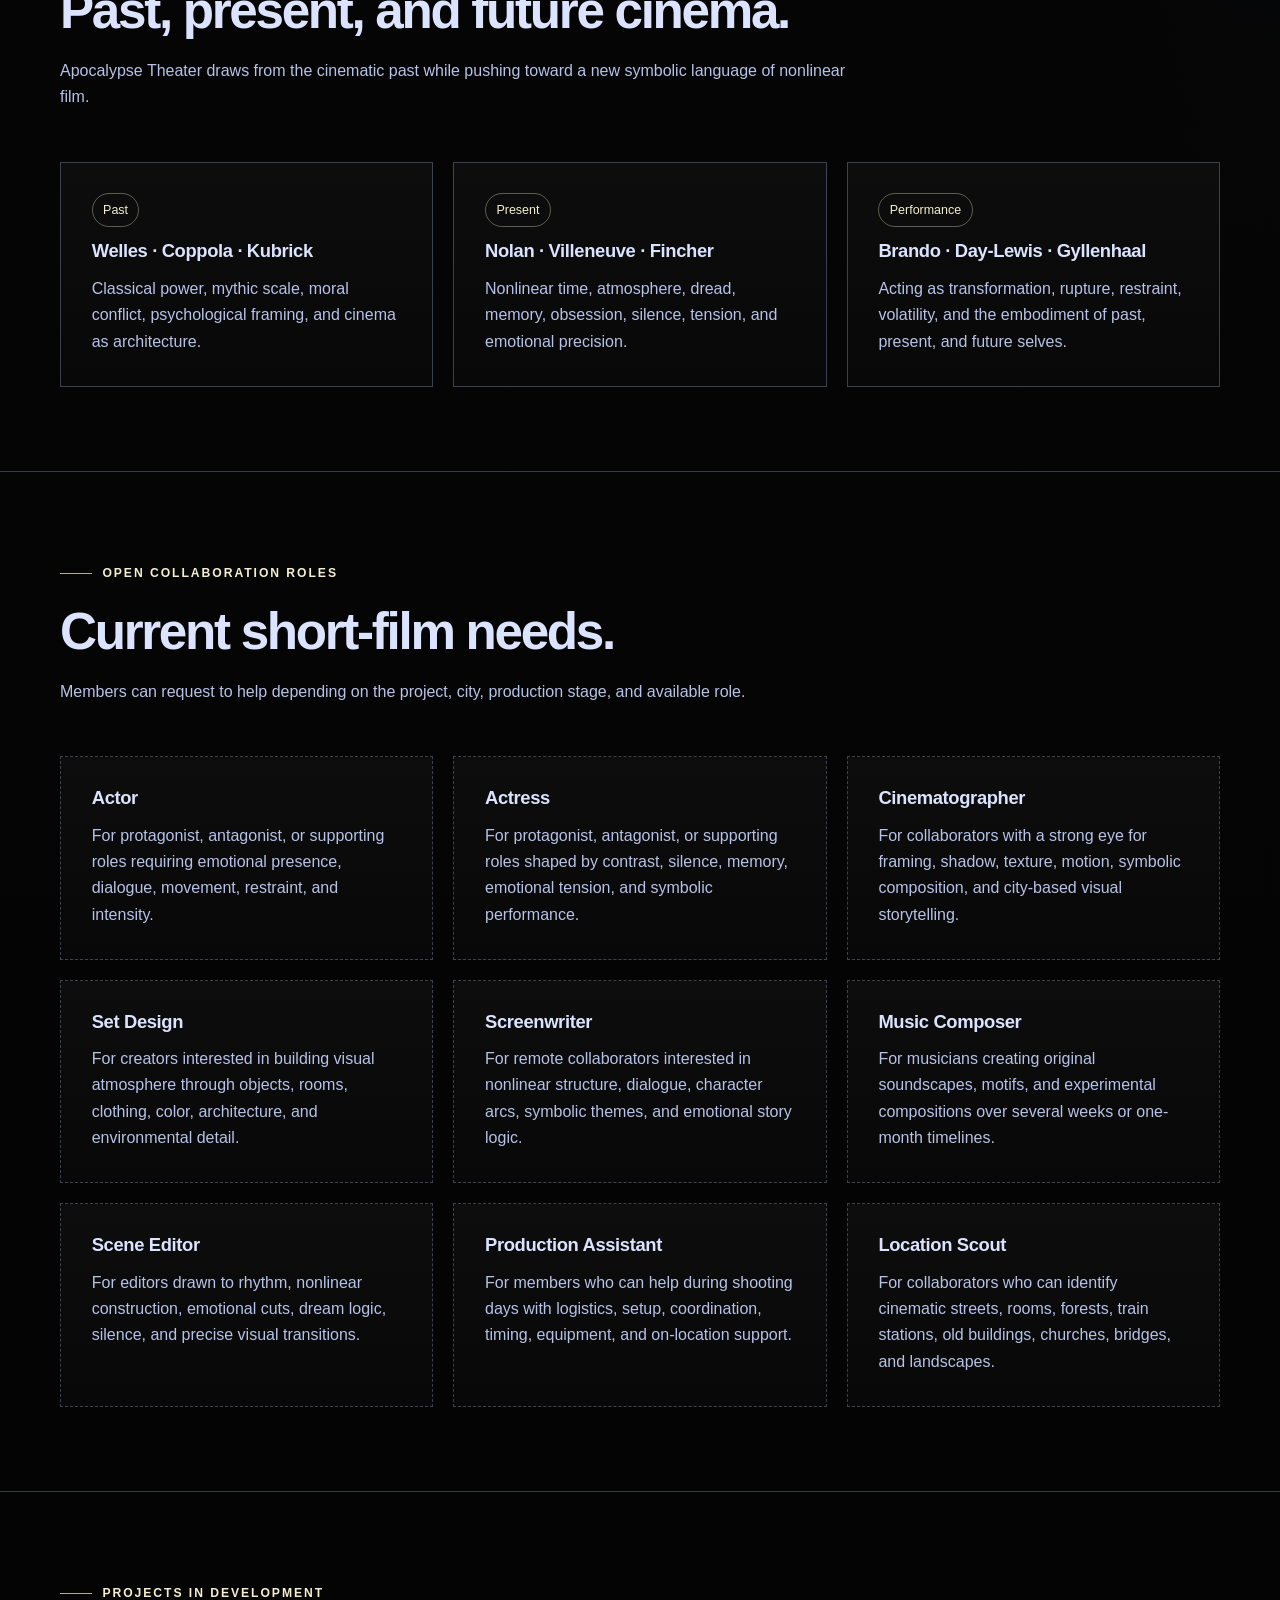
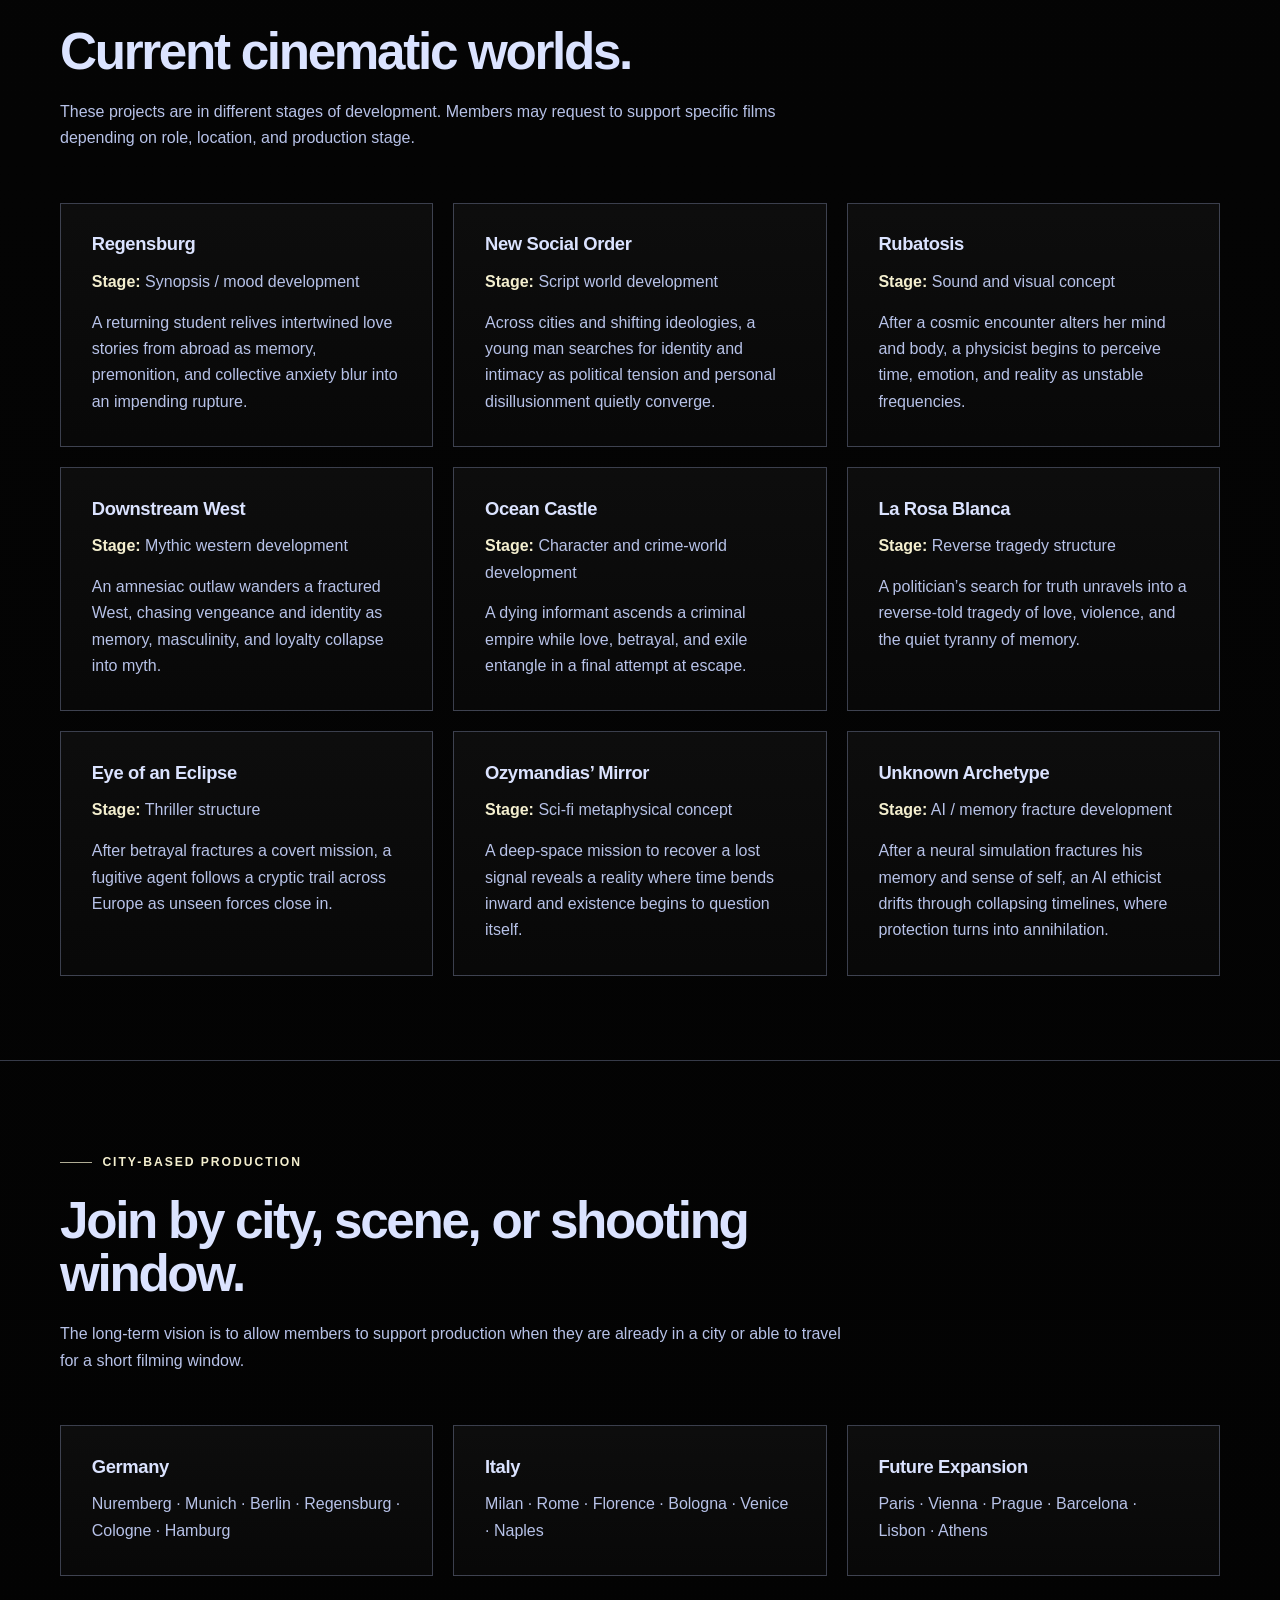
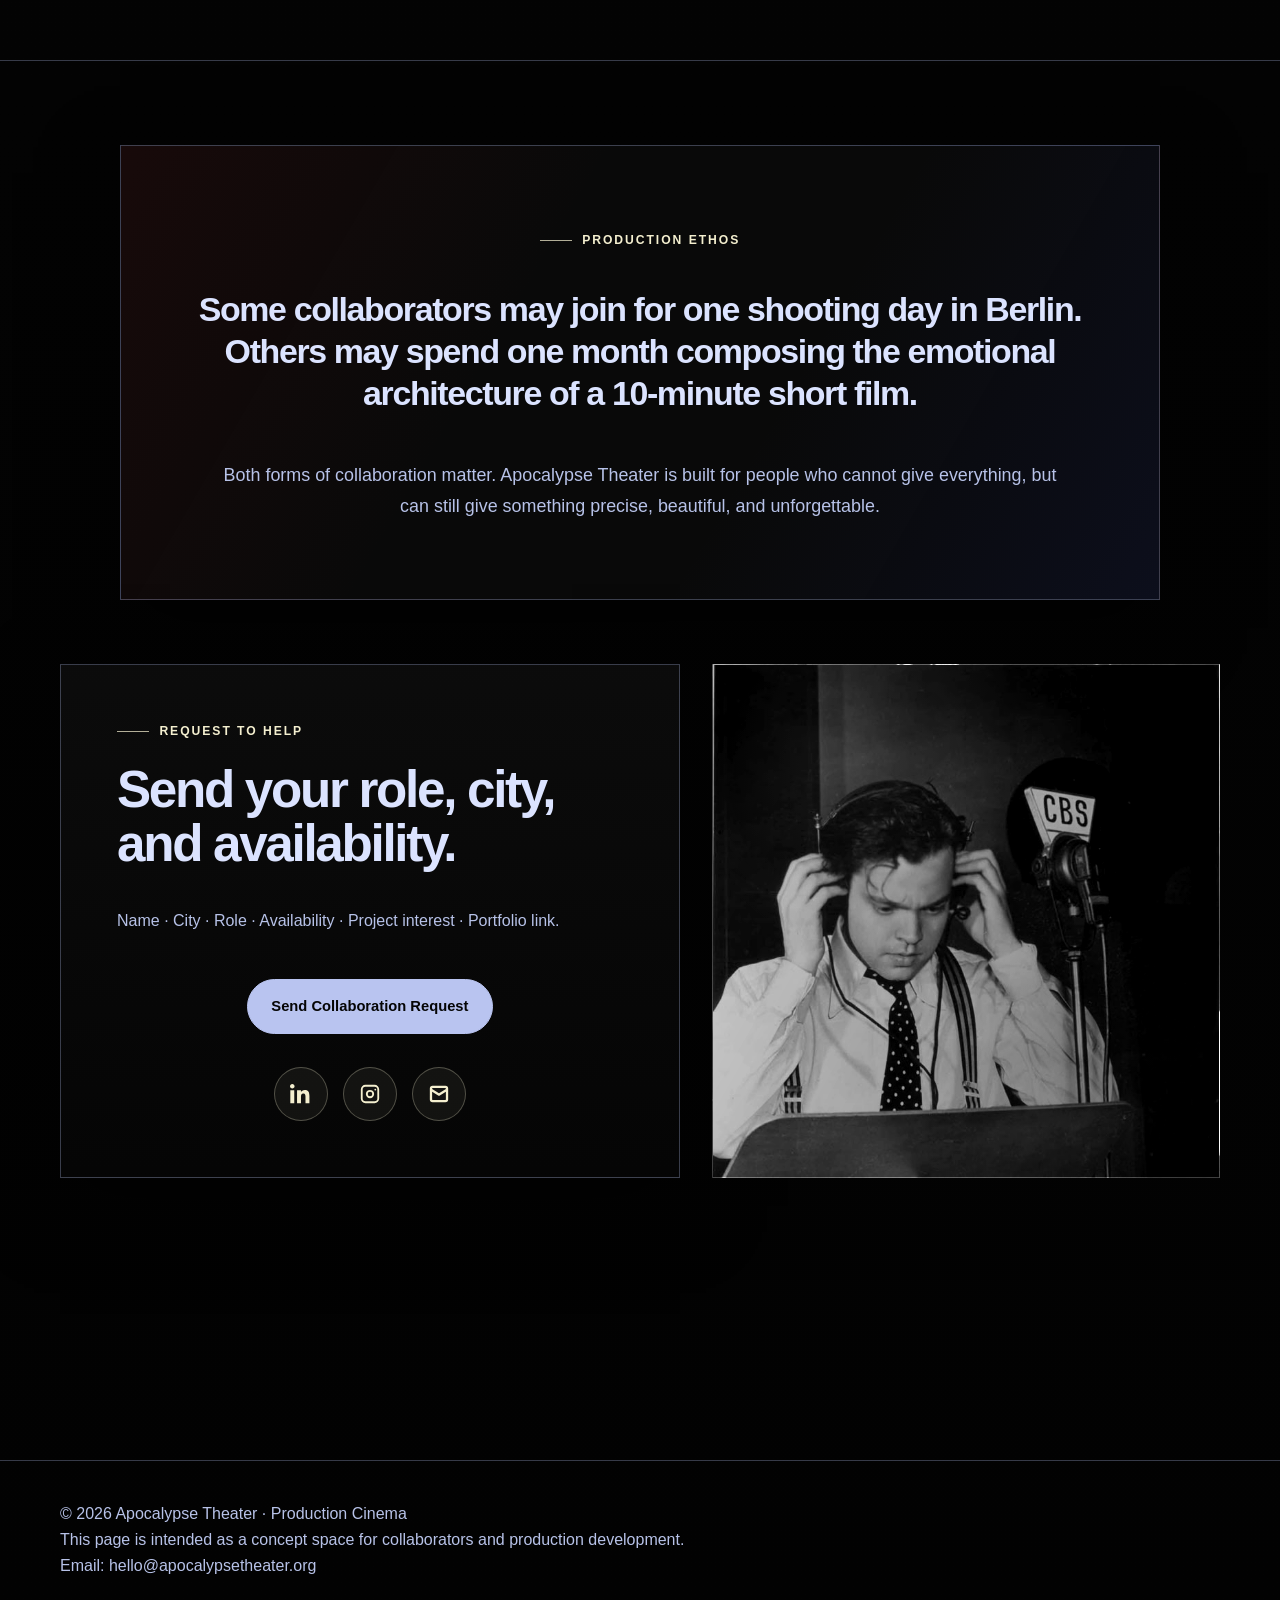
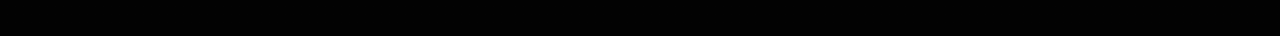
<file: productionhub.html>
﻿<!DOCTYPE html>
<html lang="en">
<head>
  <meta charset="UTF-8" />
  <meta name="viewport" content="width=device-width, initial-scale=1.0" />

  <title>Production Cinema | Apocalypse Theater</title>
  <meta
    name="description"
    content="Apocalypse Theater Production Cinema is a development space for cinematic collaboration, projects, roles, cities, sound, story, and short-film production."
  />

  <link rel="icon" type="image/png" href="favicon.png" />
  <link rel="apple-touch-icon" href="favicon.png" />
  <meta name="theme-color" content="#050505" />

  <meta property="og:title" content="Production Cinema | Apocalypse Theater" />
  <meta property="og:description" content="Projects, roles, scheduling, sound, story, and short-film production." />
  <meta property="og:image" content="https://apocalypsetheater.org/preview.jpg" />
  <meta property="og:url" content="https://apocalypsetheater.org/productionhub.html" />
  <meta property="og:type" content="website" />

  <style>
    :root {
      --bg: #020202;
      --panel: rgba(11, 11, 11, 0.88);
      --panel-strong: rgba(14, 14, 14, 0.96);
      --text: #dbe3ff;
      --muted: #b7c2e8;
      --soft: #f4efcf;
      --line: rgba(189, 205, 255, 0.28);
      --line-warm: rgba(244, 239, 207, 0.28);
      --accent: #b9c4f0;
      --red: #7a1010;
      --blue: #1f2f8c;
      --max: 1160px;
      --shadow: 0 28px 72px rgba(0, 0, 0, 0.58);
      --ease: cubic-bezier(0.22, 1, 0.36, 1);
    }

    *,
    *::before,
    *::after {
      box-sizing: border-box;
      margin: 0;
    }

    html {
      scroll-behavior: smooth;
      scroll-padding-top: 96px;
    }

    body {
      min-height: 100vh;
      background:
        radial-gradient(ellipse at top left, rgba(122, 16, 16, 0.16), transparent 36%),
        radial-gradient(ellipse at top right, rgba(31, 47, 140, 0.16), transparent 38%),
        linear-gradient(180deg, #000 0%, #050505 52%, #020202 100%);
      color: var(--text);
      font-family: Inter, Arial, sans-serif;
      line-height: 1.65;
      overflow-x: hidden;
    }

    body::after {
      content: "";
      position: fixed;
      inset: 0;
      pointer-events: none;
      z-index: 999;
      opacity: 0.032;
      background-image: url("data:image/svg+xml,%3Csvg viewBox='0 0 256 256' xmlns='http://www.w3.org/2000/svg'%3E%3Cfilter id='noise'%3E%3CfeTurbulence type='fractalNoise' baseFrequency='0.9' numOctaves='4' stitchTiles='stitch'/%3E%3C/filter%3E%3Crect width='100%25' height='100%25' filter='url(%23noise)'/%3E%3C/svg%3E");
      background-size: 200px 200px;
    }

    a {
      color: inherit;
      text-decoration: none;
    }

    .container {
      width: min(calc(100% - 2rem), var(--max));
      margin: 0 auto;
    }

    header {
      position: sticky;
      top: 0;
      z-index: 50;
      backdrop-filter: blur(18px) saturate(140%);
      -webkit-backdrop-filter: blur(18px) saturate(140%);
      background: rgba(0, 0, 0, 0.86);
      border-bottom: 1px solid var(--line);
    }

    .nav {
      display: flex;
      align-items: center;
      justify-content: space-between;
      gap: 1.4rem;
      padding: 1.05rem 0;
    }

    .brand-wrap {
      display: flex;
      align-items: center;
      gap: 0.8rem;
      min-width: max-content;
    }

    .brand-logo {
     width: 52px;
     height: 52px;
     flex: 0 0 auto;
     display: block;
     object-fit: contain;
     border-radius: 50%;
     box-shadow:
     0 0 0 1px rgba(189, 205, 255, 0.18),
     0 0 28px rgba(185, 196, 240, 0.16);
   }

    .brand {
      font-size: clamp(1.35rem, 2vw, 1.9rem);
      font-weight: 800;
      letter-spacing: -0.045em;
      white-space: nowrap;
      transition: opacity 0.2s ease;
    }

    .brand:hover {
      opacity: 0.75;
    }

    .nav-links {
      display: flex;
      align-items: center;
      gap: 0.45rem;
      flex-wrap: wrap;
      justify-content: flex-end;
    }

    .nav-links a,
    .member-badge {
      border: 1px solid rgba(244, 239, 207, 0.36);
      color: var(--soft);
      padding: 0.55rem 0.85rem;
      border-radius: 999px;
      font-size: 0.86rem;
      transition:
        transform 0.22s var(--ease),
        background 0.22s ease,
        border-color 0.22s ease,
        color 0.22s ease;
    }

    .nav-links a:hover {
      transform: translateY(-2px);
      background: rgba(244, 239, 207, 0.06);
      border-color: rgba(244, 239, 207, 0.68);
    }

    .member-badge {
      background: rgba(244, 239, 207, 0.055);
      cursor: default;
      white-space: nowrap;
      pointer-events: none;
    }

    section {
      padding: 5.25rem 0;
      border-top: 1px solid var(--line);
    }

    .hero {
      min-height: 86vh;
      display: grid;
      align-items: center;
      border-top: none;
      padding-top: 3.5rem;
      position: relative;
      overflow: hidden;
    }

    .production-hero-grid {
      display: grid;
      grid-template-columns: minmax(0, 0.94fr) minmax(360px, 0.76fr);
      gap: clamp(1.25rem, 3vw, 2rem);
      align-items: stretch;
    }

    .hero-card {
      min-height: clamp(500px, 66vh, 680px);
      padding: clamp(2rem, 4.6vw, 4.1rem);
      background: linear-gradient(180deg, rgba(12, 12, 12, 0.8), rgba(5, 5, 5, 0.9));
      border: 1px solid rgba(189, 205, 255, 0.36);
      box-shadow: var(--shadow);
      position: relative;
      overflow: hidden;
      z-index: 2;
      backdrop-filter: blur(8px);
      display: flex;
      align-items: center;
    }

    .hero-content {
      position: relative;
      z-index: 2;
      max-width: 670px;
    }

    .hero-image-frame {
      min-height: clamp(500px, 66vh, 680px);
      border: 1px solid rgba(189, 205, 255, 0.36);
      box-shadow: var(--shadow);
      overflow: hidden;
      position: relative;
      background: #000;
    }

    .hero-image-frame::after {
      content: "";
      position: absolute;
      inset: 0;
      background:
        linear-gradient(90deg, rgba(0, 0, 0, 0.14), transparent),
        radial-gradient(circle at 25% 20%, rgba(244, 239, 207, 0.1), transparent 34%),
        radial-gradient(circle at 80% 80%, rgba(31, 47, 140, 0.18), transparent 38%);
      pointer-events: none;
    }

    .hero-image {
      width: 100%;
      height: 100%;
      min-height: clamp(500px, 66vh, 680px);
      object-fit: cover;
      object-position: center;
      filter: grayscale(100%) contrast(112%);
      opacity: 0.92;
    }

    .eyebrow {
      display: inline-flex;
      align-items: center;
      gap: 0.65rem;
      text-transform: uppercase;
      letter-spacing: 0.16em;
      color: var(--soft);
      font-size: 0.76rem;
      font-weight: 600;
      margin-bottom: 1.2rem;
    }

    .eyebrow::before {
      content: "";
      width: 2rem;
      height: 1px;
      background: var(--soft);
      opacity: 0.72;
    }

    h1,
    h2,
    h3 {
      line-height: 1.05;
      color: var(--text);
    }

    h1 {
      max-width: 12ch;
      margin: 0 0 1.25rem;
      font-size: clamp(3rem, 5.8vw, 5.15rem);
      letter-spacing: -0.055em;
      line-height: 0.98;
      font-weight: 800;
      overflow: visible;
    }

    h2 {
      margin: 0 0 1rem;
      font-size: clamp(1.9rem, 4vw, 3.25rem);
      letter-spacing: -0.045em;
      font-weight: 750;
    }

    h3 {
      margin: 0 0 0.65rem;
      font-size: 1.15rem;
      letter-spacing: -0.02em;
      font-weight: 650;
    }

    p {
      color: var(--muted);
      margin-top: 0;
    }

    .lead {
      max-width: 42rem;
      font-size: clamp(1rem, 1.5vw, 1.12rem);
      line-height: 1.58;
    }

    .quote {
      max-width: 40rem;
      color: var(--text);
      font-size: clamp(1.45rem, 2.65vw, 2.15rem);
      line-height: 1.24;
      font-weight: 700;
      letter-spacing: -0.04em;
    }

    .section-head {
      max-width: 790px;
      margin-bottom: 2rem;
    }

    .button-row {
      display: flex;
      align-items: center;
      gap: 0.85rem;
      flex-wrap: wrap;
      margin-top: 1.6rem;
    }

    .button {
      display: inline-flex;
      align-items: center;
      justify-content: center;
      gap: 0.5rem;
      min-height: 46px;
      padding: 0.82rem 1.42rem;
      border-radius: 999px;
      border: 1px solid rgba(244, 239, 207, 0.45);
      color: var(--soft);
      font-size: 0.92rem;
      font-weight: 550;
      transition:
        transform 0.25s var(--ease),
        background 0.25s ease,
        border-color 0.25s ease,
        box-shadow 0.25s ease,
        color 0.25s ease;
    }

    .button:hover {
      transform: translateY(-3px);
      background: rgba(244, 239, 207, 0.06);
      border-color: rgba(244, 239, 207, 0.68);
      box-shadow: 0 8px 24px rgba(0, 0, 0, 0.25);
      color: var(--soft);
    }

    .button-primary {
      background: var(--accent);
      border-color: var(--accent);
      color: #050505;
      font-weight: 800;
    }

    .button-primary:hover {
      background: #ccd4f7;
      border-color: #ccd4f7;
      color: #020202;
      box-shadow: 0 10px 28px rgba(185, 196, 240, 0.25);
    }

    .grid {
      display: grid;
      gap: 1.25rem;
    }

    .grid-2 {
      grid-template-columns: repeat(2, minmax(0, 1fr));
    }

    .grid-3 {
      grid-template-columns: repeat(3, minmax(0, 1fr));
    }

    .card {
      min-height: 100%;
      background: linear-gradient(180deg, rgba(14, 14, 14, 0.94), rgba(8, 8, 8, 0.98));
      border: 1px solid var(--line);
      padding: 1.65rem;
      position: relative;
      overflow: hidden;
      transition:
        transform 0.35s var(--ease),
        border-color 0.35s ease,
        box-shadow 0.35s ease;
    }

    .card-glow {
      position: absolute;
      width: 280px;
      height: 280px;
      border-radius: 50%;
      background: radial-gradient(circle, rgba(244, 239, 207, 0.09) 0%, transparent 70%);
      pointer-events: none;
      transform: translate(-50%, -50%);
      transition: opacity 0.3s ease;
      opacity: 0;
    }

    .card:hover .card-glow {
      opacity: 1;
    }

    .card:hover {
      transform: translateY(-7px);
      border-color: rgba(244, 239, 207, 0.52);
      box-shadow: 0 20px 50px rgba(0, 0, 0, 0.4);
    }

    .tag {
      display: inline-block;
      color: var(--soft);
      border: 1px solid rgba(244, 239, 207, 0.35);
      padding: 0.35rem 0.65rem;
      border-radius: 999px;
      font-size: 0.78rem;
      margin-bottom: 0.9rem;
    }

    .role-card {
      border-style: dashed;
    }

    .status {
      color: var(--soft);
      font-weight: 800;
    }

    .divider-statement {
      padding: clamp(2rem, 4vw, 3rem);
      border: 1px solid var(--line);
      background:
        linear-gradient(120deg, rgba(122, 16, 16, 0.13), transparent 38%),
        linear-gradient(300deg, rgba(31, 47, 140, 0.14), transparent 38%),
        var(--panel);
      box-shadow: var(--shadow);
    }


    .ethos-statement {
      max-width: 1040px;
      margin-left: auto;
      margin-right: auto;
      text-align: center;
      padding: clamp(3rem, 5.4vw, 4.8rem) clamp(2rem, 5vw, 4rem);
      scroll-margin-top: 110px;
    }

    .ethos-statement .eyebrow {
      justify-content: center;
    }

    .ethos-statement .quote,
    .ethos-statement .lead {
      margin-left: auto;
      margin-right: auto;
    }

    .ethos-statement .quote {
      max-width: 58rem;
      margin-top: 0.75rem;
    }

    .ethos-statement .lead {
      max-width: 50rem;
      margin-top: 2.25rem;
      line-height: 1.72;
    }

    .request-help-panel {
      text-align: left;
      display: flex;
      flex-direction: column;
      align-items: flex-start;
      justify-content: center;
      gap: 0;
      scroll-margin-top: 110px;
    }

    .request-help-panel .eyebrow {
      justify-content: flex-start;
    }

    .request-help-panel h2 {
      max-width: 15ch;
      margin-left: 0;
      margin-right: 0;
    }

    .request-help-panel p {
      max-width: 38rem;
      margin: 1rem 0 0;
      line-height: 1.65;
    }

    .request-help-panel .button {
      margin-top: 2.25rem;
      margin-left: auto;
      margin-right: auto;
      align-self: center;
    }

    .request-help-panel .social-icons {
      justify-content: center;
      align-self: center;
      margin-top: 1.75rem;
    }

    .visual-grid {
      display: grid;
      grid-template-columns: 1fr 0.82fr;
      gap: 2rem;
      align-items: stretch;
    }

    .visual-copy-panel {
      padding: clamp(2rem, 4vw, 3rem);
      background: linear-gradient(180deg, rgba(12, 12, 12, 0.94), rgba(5, 5, 5, 0.98));
      border: 1px solid var(--line);
      box-shadow: var(--shadow);
    }

    .visual-image {
      min-height: 420px;
      border: 1px solid var(--line);
      background-size: cover;
      background-position: center;
      filter: grayscale(100%) contrast(112%);
      position: relative;
      overflow: hidden;
    }

    .visual-image::after {
      content: "";
      position: absolute;
      inset: 0;
      background:
        linear-gradient(120deg, rgba(0, 0, 0, 0.18), rgba(0, 0, 0, 0.48)),
        radial-gradient(circle at 30% 20%, rgba(244, 239, 207, 0.1), transparent 34%),
        radial-gradient(circle at 80% 80%, rgba(31, 47, 140, 0.16), transparent 38%);
      pointer-events: none;
    }

    .sound-visual {
      background-image: url("assets/sound.jpg");
      background-position: center;
    }

    .request-visual {
      background-image: url("assets/request.jpg");
      background-position: center top;
    }

    .composer-line {
      font-size: clamp(1.1rem, 2vw, 1.6rem);
      line-height: 1.35;
    }

    .social-icons {
      display: flex;
      align-items: center;
      gap: 0.75rem;
      margin-top: 1.2rem;
    }

    .social-icon {
      width: 54px;
      height: 54px;
      display: inline-flex;
      align-items: center;
      justify-content: center;
      border-radius: 999px;
      border: 1px solid rgba(244, 239, 207, 0.28);
      background: rgba(244, 239, 207, 0.055);
      color: var(--soft);
      transition:
        transform 0.22s var(--ease),
        background 0.22s ease,
        border-color 0.22s ease,
        box-shadow 0.22s ease;
    }

    .social-icon:hover {
      transform: translateY(-3px);
      background: rgba(244, 239, 207, 0.1);
      border-color: rgba(244, 239, 207, 0.58);
      box-shadow: 0 12px 32px rgba(0, 0, 0, 0.34);
    }

    .social-icon svg {
      width: 22px;
      height: 22px;
      fill: currentColor;
    }

    footer {
      padding: 2.5rem 0 3.5rem;
      border-top: 1px solid var(--line);
      color: var(--muted);
    }

    footer a {
      transition: color 0.2s ease;
    }

    footer a:hover {
      color: var(--soft);
    }

    .feedback-button {
      position: fixed;
      right: 1.2rem;
      bottom: 1.2rem;
      z-index: 1000;
      background: rgba(11, 11, 11, 0.92);
      color: var(--soft);
      border: 1px solid var(--line-warm);
      padding: 0.85rem 1.25rem;
      border-radius: 999px;
      font-size: 0.88rem;
      font-family: inherit;
      cursor: pointer;
      box-shadow: 0 12px 32px rgba(0, 0, 0, 0.34);
      transition:
        transform 0.25s var(--ease),
        background 0.25s ease,
        border-color 0.25s ease,
        box-shadow 0.25s ease;
    }

    .feedback-button::before {
      content: "";
      position: absolute;
      inset: -5px;
      border-radius: 999px;
      border: 1px solid rgba(244, 239, 207, 0.22);
      animation: pulse-ring 3s ease-out infinite;
      pointer-events: none;
    }

    @keyframes pulse-ring {
      0% {
        transform: scale(1);
        opacity: 0.6;
      }

      70%,
      100% {
        transform: scale(1.15);
        opacity: 0;
      }
    }

    .feedback-button:hover {
      transform: translateY(-3px);
      background: #141414;
      border-color: rgba(244, 239, 207, 0.65);
      box-shadow: 0 8px 24px rgba(0, 0, 0, 0.3);
    }

    .reveal {
      opacity: 0;
      transform: translateY(26px);
      transition:
        opacity 0.75s var(--ease),
        transform 0.75s var(--ease);
    }

    .reveal.in-view {
      opacity: 1;
      transform: none;
    }

    @media (max-width: 980px) {
      .nav {
        align-items: flex-start;
        flex-direction: column;
      }

      .nav-links {
        justify-content: flex-start;
      }

      .grid-2,
      .grid-3,
      .production-hero-grid,
      .visual-grid {
        grid-template-columns: 1fr;
      }

      .hero {
        min-height: auto;
        padding-top: 4.5rem;
      }

      .hero-card,
      .hero-image-frame,
      .hero-image {
        min-height: 420px;
      }

      .hero-content {
        max-width: 100%;
      }

      h1 {
        max-width: 12ch;
        font-size: clamp(3rem, 13vw, 5rem);
      }

      .visual-image {
        min-height: 360px;
      }
    }

    @media (max-width: 640px) {
      section {
        padding: 4rem 0;
      }

      .hero {
        padding-top: 3rem;
      }

      .hero-card,
      .card,
      .divider-statement,
      .visual-copy-panel {
        border-radius: 0;
      }

      .hero-card,
      .hero-image-frame,
      .hero-image {
        min-height: 340px;
      }

      .hero-card {
        padding: 2rem;
      }

      h1 {
        font-size: clamp(2.75rem, 15vw, 4.4rem);
        letter-spacing: -0.055em;
      }

      .quote {
        font-size: clamp(1.35rem, 7vw, 2rem);
      }

      .visual-image {
        min-height: 300px;
      }

      .button-row {
        width: 100%;
        align-items: stretch;
      }

      .button {
        width: 100%;
      }

      .feedback-button {
        right: 0.75rem;
        bottom: 0.75rem;
      }
    }
  

    /* UX SPACING + CINEMATIC INTERACTION PASS */
    body::before {
      content: "";
      position: fixed;
      left: var(--cursor-x, 50%);
      top: var(--cursor-y, 50%);
      width: 34rem;
      height: 34rem;
      transform: translate(-50%, -50%);
      pointer-events: none;
      z-index: 0;
      opacity: 0.16;
      background: radial-gradient(circle, rgba(244, 239, 207, 0.08), transparent 64%);
      transition: opacity 0.25s ease;
    }

    main,
    header,
    footer,
    .feedback-button {
      position: relative;
    }

    .section-head {
      margin-bottom: clamp(2.35rem, 4vw, 3.25rem);
    }

    .section-head .eyebrow,
    .visual-copy .eyebrow,
    .visual-copy-panel .eyebrow,
    .contact-panel .eyebrow,
    .divider-statement .eyebrow {
      margin-bottom: 1.35rem;
    }

    .section-head h2,
    .visual-copy h2,
    .visual-copy-panel h2,
    .contact-panel h2 {
      margin-bottom: 1.25rem;
      transition: transform 0.32s var(--ease), text-shadow 0.32s ease, color 0.32s ease;
    }

    .section-head p,
    .visual-copy p,
    .visual-copy-panel p,
    .contact-panel p,
    .lead {
      margin-top: 1.05rem;
    }

    .section-head:hover h2,
    .visual-copy:hover h2,
    .visual-copy-panel:hover h2,
    .contact-panel:hover h2 {
      transform: translateY(-2px);
      text-shadow: 0 0 28px rgba(244, 239, 207, 0.16);
    }

    .divider-statement .quote {
      transition: transform 0.32s var(--ease), text-shadow 0.32s ease;
    }

    .divider-statement:hover .quote {
      transform: translateY(-2px);
      text-shadow: 0 0 30px rgba(244, 239, 207, 0.14);
    }

    .button-row {
      margin-top: clamp(1.8rem, 3vw, 2.25rem);
      gap: 1rem;
    }

    .button {
      padding: 0.9rem 1.48rem;
    }

    .button:focus-visible,
    .social-icon:focus-visible,
    .nav-links a:focus-visible {
      outline: 2px solid rgba(244, 239, 207, 0.76);
      outline-offset: 4px;
    }

    .card {
      padding: clamp(1.75rem, 2.4vw, 2.15rem);
    }

    .card h3 {
      margin-bottom: 0.95rem;
      transition: transform 0.32s var(--ease), color 0.32s ease, text-shadow 0.32s ease;
    }

    .card:hover h3 {
      transform: translateY(-2px);
      color: var(--soft);
      text-shadow: 0 0 26px rgba(244, 239, 207, 0.12);
    }

    .card p + p {
      margin-top: 0.9rem;
    }

    .social-icons {
      margin-top: 1.65rem;
      gap: 0.95rem;
    }

    @media (max-width: 980px) {
      .section-head {
        margin-bottom: 2.25rem;
      }
    }

    @media (max-width: 640px) {
      .button-row {
        margin-top: 1.75rem;
      }

      .social-icons {
        margin-top: 1.4rem;
      }
    }


    /* PRODUCTION ETHOS + REQUEST SPACING REFINEMENT */
    .ethos-statement {
      padding: clamp(3.4rem, 6vw, 5.2rem) clamp(2rem, 5vw, 4.8rem);
    }

    .ethos-statement .quote {
      max-width: 62rem;
      margin-top: 1rem;
      margin-bottom: 0;
    }

    .ethos-statement .lead {
      max-width: 54rem;
      margin-top: 2.85rem;
      line-height: 1.76;
    }

    .request-help-panel {
      padding: clamp(2.4rem, 4.4vw, 3.5rem);
    }

    .request-help-panel h2 {
      max-width: 20ch;
      margin-bottom: 1.35rem;
    }

    .request-help-panel p {
      max-width: 42rem;
      margin-top: 0.95rem;
      line-height: 1.72;
    }

    .request-help-panel .button {
      margin-top: 2.75rem;
    }

    .request-help-panel .social-icons {
      margin-top: 2.1rem;
    }

    .request-help-panel .button,
    .request-help-panel .social-icons {
      align-self: center;
    }

    @media (max-width: 980px) {
      .request-help-panel .button,
      .request-help-panel .social-icons {
        align-self: flex-start;
        justify-content: flex-start;
      }
    }

  

    /* V8 STICKY NAV + FIXED FEEDBACK + HERO BUTTON ALIGNMENT */
    header {
      position: sticky !important;
      top: 0 !important;
      z-index: 2400 !important;
    }

    main,
    footer {
      position: relative;
      z-index: 1;
    }

    .feedback-button {
      position: fixed !important;
      right: 1.2rem !important;
      bottom: 1.2rem !important;
      left: auto !important;
      z-index: 3200 !important;
      display: inline-flex !important;
      align-items: center;
      justify-content: center;
      white-space: nowrap;
    }

    .hero .button-row {
      display: flex;
      flex-wrap: nowrap;
      align-items: center;
      justify-content: flex-start;
      gap: clamp(0.5rem, 1.2vw, 0.95rem);
      width: 100%;
      max-width: 44rem;
    }

    .hero .button {
      flex: 1 1 0;
      min-width: 0;
      width: auto !important;
      white-space: nowrap;
      text-align: center;
      padding-left: clamp(0.55rem, 1.25vw, 1.2rem);
      padding-right: clamp(0.55rem, 1.25vw, 1.2rem);
      font-size: clamp(0.74rem, 1.18vw, 0.92rem);
    }

    .quote-line {
      display: block;
    }

    @media (max-width: 980px) {
      header {
        position: sticky !important;
        top: 0 !important;
      }

      .hero .button-row {
        flex-wrap: nowrap !important;
      }

      .hero .button {
        width: auto !important;
      }
    }

    @media (max-width: 640px) {
      .hero .button-row {
        gap: 0.42rem;
        align-items: center;
      }

      .hero .button {
        min-height: 42px;
        padding: 0.62rem 0.42rem;
        font-size: clamp(0.62rem, 2.45vw, 0.74rem);
        letter-spacing: -0.01em;
      }

      .feedback-button {
        right: 0.75rem !important;
        bottom: 0.75rem !important;
      }
    }

  </style>
</head>

<body>
  <header>
    <div class="container nav">
      <a href="index.html" class="brand-wrap" aria-label="Apocalypse Theater main site">
     <img
      class="brand-logo"
       src="assets/logo.png"
       alt="Apocalypse Theater logo"
      />
      <span class="brand">Apocalypse Theater</span>
     </a>

      <nav class="nav-links" aria-label="Production navigation">
        <a href="index.html">Main Site</a>
        <a href="#mission">Mission</a>
        <a href="#physical">Physical</a>
        <a href="#remote">Remote</a>
        <a href="#lineage">Lineage</a>
        <a href="#roles">Roles</a>
        <a href="#projects">Projects</a>
        <a href="#ethos">Ethos</a>
        <a href="#request-help">Request</a>
      </nav>
    </div>
  </header>

  <main>
    <section class="hero">
      <div class="container production-hero-grid">
        <div class="hero-card reveal">
          <div class="hero-content">
            <span class="eyebrow">Private Development Space</span>
            <h1>Production Now</h1>
            <p class="quote">
              A hidden architecture for building cinema.
            </p>
            <p class="lead">
              For collaborators building scenes, sound, performance, edits, and story worlds.
            </p>
            <div class="button-row">
              <a class="button button-primary" href="#request-help">Request to help</a>
              <a class="button" href="#projects">View projects</a>
              <a class="button" href="index.html">Return to main site</a>
            </div>
          </div>
        </div>

        <div class="hero-image-frame reveal">
          <img
            class="hero-image"
            src="assets/production.jpg"
            alt="Classic cinema production still"
          />
        </div>
      </div>
    </section>

    <section id="mission">
      <div class="container">
        <div class="section-head reveal">
          <span class="eyebrow">Mission</span>
          <h2>Europe&rsquo;s flexible short-film collaboration network.</h2>
          <p>
            Apocalypse Theater is being developed as a cinematic community where creators can contribute by role,
            city, scene, project, or production window &mdash; without needing to commit full-time.
          </p>
        </div>

        <div class="grid grid-3">
          <article class="card reveal">
            <div class="card-glow"></div>
            <span class="tag">Cinema</span>
            <h3>Short Films</h3>
            <p>Developing experimental short films shaped by music, memory, nonlinear time, symbolic imagery, and emotional tension.</p>
          </article>

          <article class="card reveal">
            <div class="card-glow"></div>
            <span class="tag">Cities</span>
            <h3>Countries</h3>
            <p>Germany and Italy: Nuremberg, Munich, Berlin, Regensburg, Milan, Rome, Florence, and beyond.</p>
          </article>

          <article class="card reveal">
            <div class="card-glow"></div>
            <span class="tag">Access</span>
            <h3>Flexible Participation</h3>
            <p>Members may contribute for a weekend shoot, a single scene, a month of music composition, or a remote development sprint.</p>
          </article>
        </div>
      </div>
    </section>

    <section id="physical">
      <div class="container">
        <div class="section-head reveal">
          <span class="eyebrow">Physical Production</span>
          <h2>In-person cinematic production.</h2>
          <p>
            These roles are focused on shooting days, location-based scenes, acting, camera work,
            set design, movement, blocking, light, and real-world production.
          </p>
        </div>

        <div class="grid grid-3">
          <article class="card reveal">
            <div class="card-glow"></div>
            <h3>Acting</h3>
            <p>Dialogue, movement, emotional tension, protagonist and antagonist performances during shooting days or production weekends.</p>
          </article>

          <article class="card reveal">
            <div class="card-glow"></div>
            <h3>Cinematography</h3>
            <p>Scene framing, movement, symbolic imagery, transitions, visual contrast, and location-based shooting.</p>
          </article>

          <article class="card reveal">
            <div class="card-glow"></div>
            <h3>Set Design</h3>
            <p>Lighting, props, rooms, environments, city textures, and atmosphere shaping the visual language.</p>
          </article>
        </div>
      </div>
    </section>

    <section id="remote">
      <div class="container">
        <div class="section-head reveal">
          <span class="eyebrow">Remote Collaboration</span>
          <h2>Creative work developed remotely.</h2>
          <p>
            These roles can be developed from anywhere over days, weeks, or a full month depending on the project&rsquo;s scope.
          </p>
        </div>

        <div class="grid grid-3">
          <article class="card reveal">
            <div class="card-glow"></div>
            <h3>Screenwriting</h3>
            <p>Nonlinear storytelling, emotional structure, dialogue writing, symbolism, and mythic narrative development.</p>
          </article>

          <article class="card reveal">
            <div class="card-glow"></div>
            <h3>Music Composition</h3>
            <p>Experimental sound design inspired by Hans Zimmer, Ludwig G&ouml;ransson, Ennio Morricone, Carlos Santana, and cinematic western soundscapes.</p>
          </article>

          <article class="card reveal">
            <div class="card-glow"></div>
            <h3>Editing &amp; Storyboarding</h3>
            <p>Visual sequencing, emotional cuts, transitions, mood boarding, and cinematic pacing.</p>
          </article>
        </div>
      </div>
    </section>

    <section id="capabilities">
      <div class="container">
        <div class="section-head reveal">
          <span class="eyebrow">Current Capabilities</span>
          <h2>What already exists.</h2>
          <p>
            Apocalypse Theater already includes story concepts, project synopses, mood boards,
            early storyboards, cinematography experiments, transitions, and a growing visual language.
          </p>
        </div>

        <div class="grid grid-3">
          <article class="card reveal"><div class="card-glow"></div><h3>Synopsis Development</h3><p>Core story worlds, premises, emotional conflicts, nonlinear structures, and symbolic themes are already being developed.</p></article>
          <article class="card reveal"><div class="card-glow"></div><h3>Mood Boarding</h3><p>Each project is shaped through color, contrast, texture, atmosphere, references, locations, and emotional palettes.</p></article>
          <article class="card reveal"><div class="card-glow"></div><h3>Storyboarding</h3><p>Scenes are translated into visual sequences, symbolic frames, transitions, and cinematic movement.</p></article>
          <article class="card reveal"><div class="card-glow"></div><h3>Cinematography Tests</h3><p>Early visual experiments explore framing, shadow, distance, memory, city movement, and natural landscapes.</p></article>
          <article class="card reveal"><div class="card-glow"></div><h3>Transitions</h3><p>Nonlinear transitions are explored as emotional cuts between memory, dream, premonition, and reality.</p></article>
          <article class="card reveal"><div class="card-glow"></div><h3>Sound Direction</h3><p>Music and sound are treated as narrative engines, not background decoration.</p></article>
        </div>
      </div>
    </section>

    <section id="sound">
      <div class="container visual-grid">
        <div>
          <div class="section-head reveal">
            <span class="eyebrow">Sound Philosophy</span>
            <h2>Music must drive the narrative forward.</h2>
            <p>
              Apocalypse Theater is seeking musicians and sound artists who can create experimental soundscapes
              across several weeks, especially for short films between 5 and 20 minutes depending on the project.
            </p>
          </div>

          <div class="grid grid-2">
            <article class="card reveal">
              <div class="card-glow"></div>
              <h3>Music Composition</h3>
              <p>
                Musicians can work remotely from their own studios to create original compositions,
                motifs, textures, rhythms, and transitions over several weeks or one month.
              </p>
              <p>The goal is not generic scoring, but for an emotional architecture.</p>
            </article>

            <article class="card reveal">
              <div class="card-glow"></div>
              <h3>Experimental Instruments</h3>
              <p>
                Woodwinds, drums, guitar, synthesizer, piano, percussion,
                ambient textures, field recordings, distorted rhythm, silence, and hybrid acoustic-electronic sound.
              </p>
              <p>The sound should feel cinematic, unstable, and alive.</p>
            </article>
          </div>

          <div class="divider-statement reveal" style="margin-top: 1.5rem;">
            <p class="quote composer-line">
              Inspired by the emotional force of Hans Zimmer, John Williams, Ludwig G&ouml;ransson,
              Ennio Morricone, Gustav Mahler, Philip Glass, Richard Wagner, and Pyotr Ilyich Tchaikovsky.
            </p>
          </div>
        </div>

        <div class="visual-image sound-visual reveal" aria-label="Piano in the ocean"></div>
      </div>
    </section>

    <section id="lineage">
      <div class="container">
        <div class="section-head reveal">
          <span class="eyebrow">Creative Lineage</span>
          <h2>Past, present, and future cinema.</h2>
          <p>
            Apocalypse Theater draws from the cinematic past while pushing toward a new symbolic language of nonlinear film.
          </p>
        </div>

        <div class="grid grid-3">
          <article class="card reveal">
            <div class="card-glow"></div>
            <span class="tag">Past</span>
            <h3>Welles &middot; Coppola &middot; Kubrick</h3>
            <p>Classical power, mythic scale, moral conflict, psychological framing, and cinema as architecture.</p>
          </article>

          <article class="card reveal">
            <div class="card-glow"></div>
            <span class="tag">Present</span>
            <h3>Nolan &middot; Villeneuve &middot; Fincher</h3>
            <p>Nonlinear time, atmosphere, dread, memory, obsession, silence, tension, and emotional precision.</p>
          </article>

          <article class="card reveal">
            <div class="card-glow"></div>
            <span class="tag">Performance</span>
            <h3>Brando &middot; Day-Lewis &middot; Gyllenhaal</h3>
            <p>Acting as transformation, rupture, restraint, volatility, and the embodiment of past, present, and future selves.</p>
          </article>
        </div>
      </div>
    </section>

    <section id="roles">
      <div class="container">
        <div class="section-head reveal">
          <span class="eyebrow">Open Collaboration Roles</span>
          <h2>Current short-film needs.</h2>
          <p>
            Members can request to help depending on the project, city, production stage, and available role.
          </p>
        </div>

        <div class="grid grid-3">
          <article class="card role-card reveal"><div class="card-glow"></div><h3>Actor</h3><p>For protagonist, antagonist, or supporting roles requiring emotional presence, dialogue, movement, restraint, and intensity.</p></article>
          <article class="card role-card reveal"><div class="card-glow"></div><h3>Actress</h3><p>For protagonist, antagonist, or supporting roles shaped by contrast, silence, memory, emotional tension, and symbolic performance.</p></article>
          <article class="card role-card reveal"><div class="card-glow"></div><h3>Cinematographer</h3><p>For collaborators with a strong eye for framing, shadow, texture, motion, symbolic composition, and city-based visual storytelling.</p></article>
          <article class="card role-card reveal"><div class="card-glow"></div><h3>Set Design</h3><p>For creators interested in building visual atmosphere through objects, rooms, clothing, color, architecture, and environmental detail.</p></article>
          <article class="card role-card reveal"><div class="card-glow"></div><h3>Screenwriter</h3><p>For remote collaborators interested in nonlinear structure, dialogue, character arcs, symbolic themes, and emotional story logic.</p></article>
          <article class="card role-card reveal"><div class="card-glow"></div><h3>Music Composer</h3><p>For musicians creating original soundscapes, motifs, and experimental compositions over several weeks or one-month timelines.</p></article>
          <article class="card role-card reveal"><div class="card-glow"></div><h3>Scene Editor</h3><p>For editors drawn to rhythm, nonlinear construction, emotional cuts, dream logic, silence, and precise visual transitions.</p></article>
          <article class="card role-card reveal"><div class="card-glow"></div><h3>Production Assistant</h3><p>For members who can help during shooting days with logistics, setup, coordination, timing, equipment, and on-location support.</p></article>
          <article class="card role-card reveal"><div class="card-glow"></div><h3>Location Scout</h3><p>For collaborators who can identify cinematic streets, rooms, forests, train stations, old buildings, churches, bridges, and landscapes.</p></article>
        </div>
      </div>
    </section>

    <section id="projects">
      <div class="container">
        <div class="section-head reveal">
          <span class="eyebrow">Projects in Development</span>
          <h2>Current cinematic worlds.</h2>
          <p>
            These projects are in different stages of development. Members may request to support specific films
            depending on role, location, and production stage.
          </p>
        </div>

        <div class="grid grid-3">
          <article class="card reveal">
            <div class="card-glow"></div>
            <h3>Regensburg</h3>
            <p><span class="status">Stage:</span> Synopsis / mood development</p>
            <p>A returning student relives intertwined love stories from abroad as memory, premonition, and collective anxiety blur into an impending rupture.</p>
          </article>

          <article class="card reveal">
            <div class="card-glow"></div>
            <h3>New Social Order</h3>
            <p><span class="status">Stage:</span> Script world development</p>
            <p>Across cities and shifting ideologies, a young man searches for identity and intimacy as political tension and personal disillusionment quietly converge.</p>
          </article>

          <article class="card reveal">
            <div class="card-glow"></div>
            <h3>Rubatosis</h3>
            <p><span class="status">Stage:</span> Sound and visual concept</p>
            <p>After a cosmic encounter alters her mind and body, a physicist begins to perceive time, emotion, and reality as unstable frequencies.</p>
          </article>

          <article class="card reveal">
            <div class="card-glow"></div>
            <h3>Downstream West</h3>
            <p><span class="status">Stage:</span> Mythic western development</p>
            <p>An amnesiac outlaw wanders a fractured West, chasing vengeance and identity as memory, masculinity, and loyalty collapse into myth.</p>
          </article>

          <article class="card reveal">
            <div class="card-glow"></div>
            <h3>Ocean Castle</h3>
            <p><span class="status">Stage:</span> Character and crime-world development</p>
            <p>A dying informant ascends a criminal empire while love, betrayal, and exile entangle in a final attempt at escape.</p>
          </article>

          <article class="card reveal">
            <div class="card-glow"></div>
            <h3>La Rosa Blanca</h3>
            <p><span class="status">Stage:</span> Reverse tragedy structure</p>
            <p>A politician&rsquo;s search for truth unravels into a reverse-told tragedy of love, violence, and the quiet tyranny of memory.</p>
          </article>

          <article class="card reveal">
            <div class="card-glow"></div>
            <h3>Eye of an Eclipse</h3>
            <p><span class="status">Stage:</span> Thriller structure</p>
            <p>After betrayal fractures a covert mission, a fugitive agent follows a cryptic trail across Europe as unseen forces close in.</p>
          </article>

          <article class="card reveal">
            <div class="card-glow"></div>
            <h3>Ozymandias&rsquo; Mirror</h3>
            <p><span class="status">Stage:</span> Sci-fi metaphysical concept</p>
            <p>A deep-space mission to recover a lost signal reveals a reality where time bends inward and existence begins to question itself.</p>
          </article>

          <article class="card reveal">
            <div class="card-glow"></div>
            <h3>Unknown Archetype</h3>
            <p><span class="status">Stage:</span> AI / memory fracture development</p>
            <p>After a neural simulation fractures his memory and sense of self, an AI ethicist drifts through collapsing timelines, where protection turns into annihilation.</p>
          </article>
        </div>
      </div>
    </section>

    <section id="cities">
      <div class="container">
        <div class="section-head reveal">
          <span class="eyebrow">City-Based Production</span>
          <h2>Join by city, scene, or shooting window.</h2>
          <p>
            The long-term vision is to allow members to support production when they are already in a city
            or able to travel for a short filming window.
          </p>
        </div>

        <div class="grid grid-3">
          <article class="card reveal"><div class="card-glow"></div><h3>Germany</h3><p>Nuremberg &middot; Munich &middot; Berlin &middot; Regensburg &middot; Cologne &middot; Hamburg</p></article>
          <article class="card reveal"><div class="card-glow"></div><h3>Italy</h3><p>Milan &middot; Rome &middot; Florence &middot; Bologna &middot; Venice &middot; Naples</p></article>
          <article class="card reveal"><div class="card-glow"></div><h3>Future Expansion</h3><p>Paris &middot; Vienna &middot; Prague &middot; Barcelona &middot; Lisbon &middot; Athens</p></article>
        </div>
      </div>
    </section>

    <section id="request">
      <div class="container">
        <div id="ethos" class="divider-statement ethos-statement reveal">
          <span class="eyebrow">Production Ethos</span>
          <p class="quote">
            Some collaborators may join for one shooting day in Berlin. Others may spend one month composing
            the emotional architecture of a 10-minute short film.
          </p>
          <p class="lead">
            Both forms of collaboration matter. Apocalypse Theater is built for people who cannot give everything,
            but can still give something precise, beautiful, and unforgettable.
          </p>
        </div>

        <div class="visual-grid" style="margin-top: 4rem;">
          <div id="request-help" class="visual-copy-panel request-help-panel reveal">
            <span class="eyebrow">Request to Help</span>
            <h2>Send your role, city, and availability.</h2>
            <p>Name &middot; City &middot; Role &middot; Availability &middot; Project interest &middot; Portfolio link.</p>

            <a
              class="button button-primary"
              href="mailto:hello@apocalypsetheater.org?subject=Apocalypse%20Theater%20Collaboration%20Request"
            >
              Send Collaboration Request
            </a>

            <div class="social-icons">
              <a class="social-icon" href="https://www.linkedin.com/company/apocalypse-theater/" target="_blank" rel="noopener noreferrer" aria-label="LinkedIn">
                <svg viewBox="0 0 24 24"><path d="M4.98 3.5C4.98 4.88 3.86 6 2.5 6S0 4.88 0 3.5 1.12 1 2.5 1s2.48 1.12 2.48 2.5zM.35 8h4.3v14h-4.3V8zm7.48 0h4.12v1.91h.06c.57-1.08 1.97-2.22 4.05-2.22 4.33 0 5.13 2.85 5.13 6.56V22h-4.3v-6.88c0-1.64-.03-3.75-2.28-3.75-2.28 0-2.63 1.78-2.63 3.63V22h-4.3V8z"/></svg>
              </a>

              <a class="social-icon" href="https://www.instagram.com/apocalypsetheater/" target="_blank" rel="noopener noreferrer" aria-label="Instagram">
                <svg viewBox="0 0 24 24"><path d="M7 2h10a5 5 0 0 1 5 5v10a5 5 0 0 1-5 5H7a5 5 0 0 1-5-5V7a5 5 0 0 1 5-5zm0 2a3 3 0 0 0-3 3v10a3 3 0 0 0 3 3h10a3 3 0 0 0 3-3V7a3 3 0 0 0-3-3H7zm5 3.5A4.5 4.5 0 1 1 7.5 12 4.5 4.5 0 0 1 12 7.5zm0 2A2.5 2.5 0 1 0 14.5 12 2.5 2.5 0 0 0 12 9.5zM17.8 6.2a1 1 0 1 1-1 1 1 1 0 0 1 1-1z"/></svg>
              </a>

              <a class="social-icon" href="mailto:hello@apocalypsetheater.org" aria-label="Email">
                <svg viewBox="0 0 24 24"><path d="M2 6a3 3 0 0 1 3-3h14a3 3 0 0 1 3 3v12a3 3 0 0 1-3 3H5a3 3 0 0 1-3-3V6zm3-.5a.5.5 0 0 0-.5.5v.6l7.5 4.7 7.5-4.7V6a.5.5 0 0 0-.5-.5H5zm14.5 4-7 4.4a1 1 0 0 1-1 0l-7-4.4V18a.5.5 0 0 0 .5.5h14a.5.5 0 0 0 .5-.5V9.5z"/></svg>
              </a>
            </div>
          </div>

          <div class="visual-image request-visual reveal" aria-label="Actor recording for cinema"></div>
        </div>

        <div class="grid grid-2" style="margin-top: 1.25rem;">
          <article class="card reveal">
            <div class="card-glow"></div>
            <h3>For Physical Production</h3>
            <p>Please include your city, available dates, role, whether you can travel, and which project or scene interests you.</p>
          </article>

          <article class="card reveal">
            <div class="card-glow"></div>
            <h3>For Remote Collaboration</h3>
            <p>Please include your role, timeline availability, creative samples, and whether you are interested in writing, editing, music, sound, or visual planning.</p>
          </article>
        </div>
      </div>
    </section>
  </main>

  <footer>
    <div class="container">
      <p>&copy; 2026 Apocalypse Theater &middot; Production Cinema</p>
      <p>This page is intended as a concept space for collaborators and production development.</p>
      <p>Email: <a href="mailto:hello@apocalypsetheater.org">hello@apocalypsetheater.org</a></p>
    </div>
  </footer>

  <a class="feedback-button" href="mailto:hello@apocalypsetheater.org?subject=Apocalypse%20Theater%20Feedback">
    Request / Feedback
  </a>

  <script>
    const observer = new IntersectionObserver(
      entries => {
        entries.forEach(entry => {
          if (entry.isIntersecting) {
            entry.target.classList.add("in-view");
            observer.unobserve(entry.target);
          }
        });
      },
      { threshold: 0.08, rootMargin: "0px 0px -40px 0px" }
    );

    document.querySelectorAll(".reveal").forEach(element => observer.observe(element));

    document.querySelectorAll(".card, .hero-card").forEach(card => {
      let glow = card.querySelector(".card-glow");

      if (!glow) {
        glow = document.createElement("div");
        glow.className = "card-glow";
        card.prepend(glow);
      }

      card.addEventListener("mousemove", event => {
        const rect = card.getBoundingClientRect();
        glow.style.left = `${event.clientX - rect.left}px`;
        glow.style.top = `${event.clientY - rect.top}px`;
      });
    });
  

    document.addEventListener("mousemove", event => {
      document.documentElement.style.setProperty("--cursor-x", `${event.clientX}px`);
      document.documentElement.style.setProperty("--cursor-y", `${event.clientY}px`);
    });
</script>
</body>
</html>
</file>
